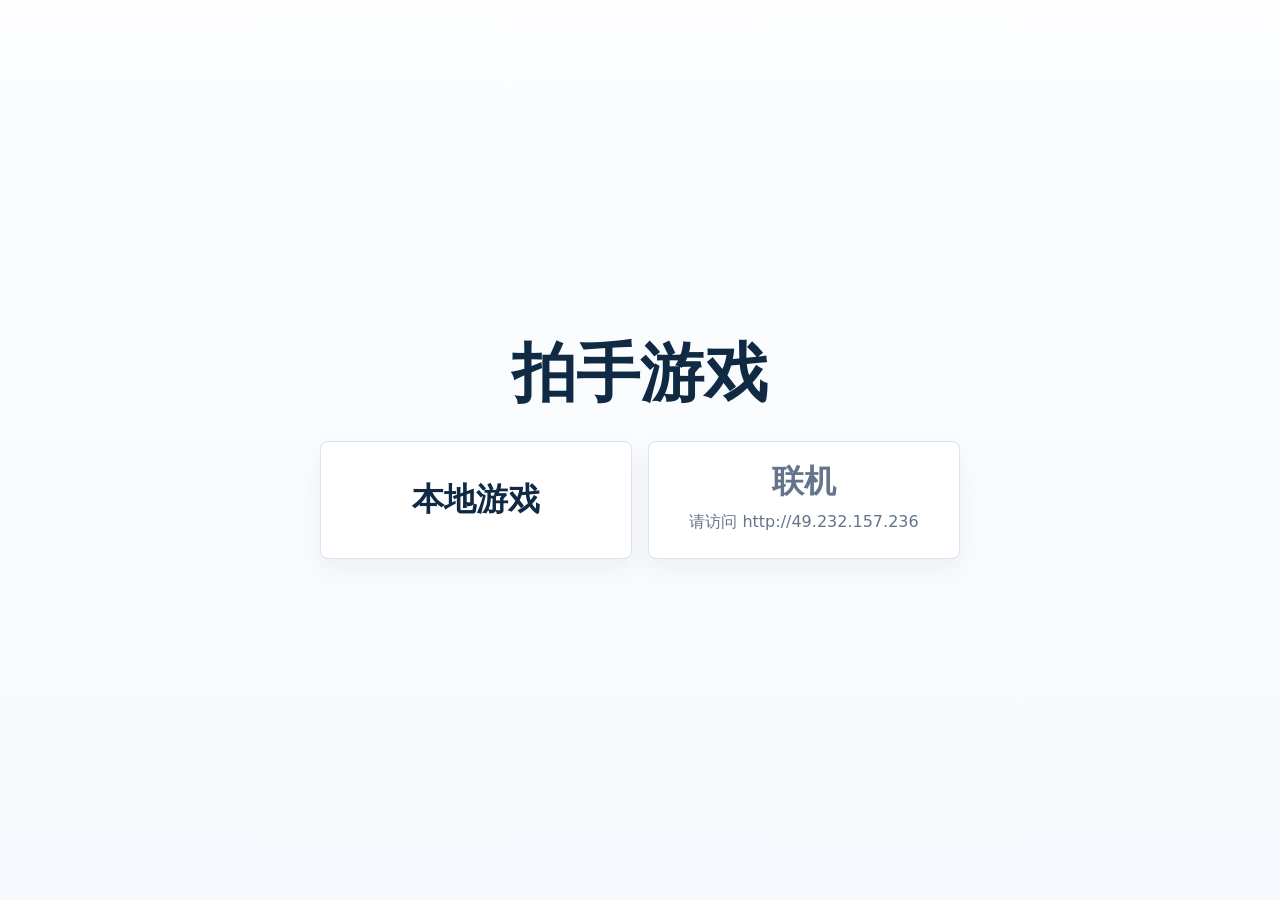
<file: index.html>
<!doctype html>
<html lang="zh-CN" data-tool-fullscreen="true">
  <head>
    <meta charset="UTF-8" />
    <meta name="viewport" content="width=device-width, initial-scale=1.0" />
    <meta name="description" content="拍手游戏：本地游玩资、掘与量子掘。" />
    <title>拍手游戏</title>
    <script type="module" crossorigin src="/assets/main-CUeBvuvm.js"></script>
    <link rel="modulepreload" crossorigin href="/assets/modulepreload-polyfill-B5Qt9EMX.js">
    <link rel="stylesheet" crossorigin href="/assets/main-BgeFEhe9.css">
  </head>
  <body>
    <div class="site-shell">
      <main class="main-content">
        <div id="root"></div>
      </main>
    </div>
  </body>
</html>
</file>
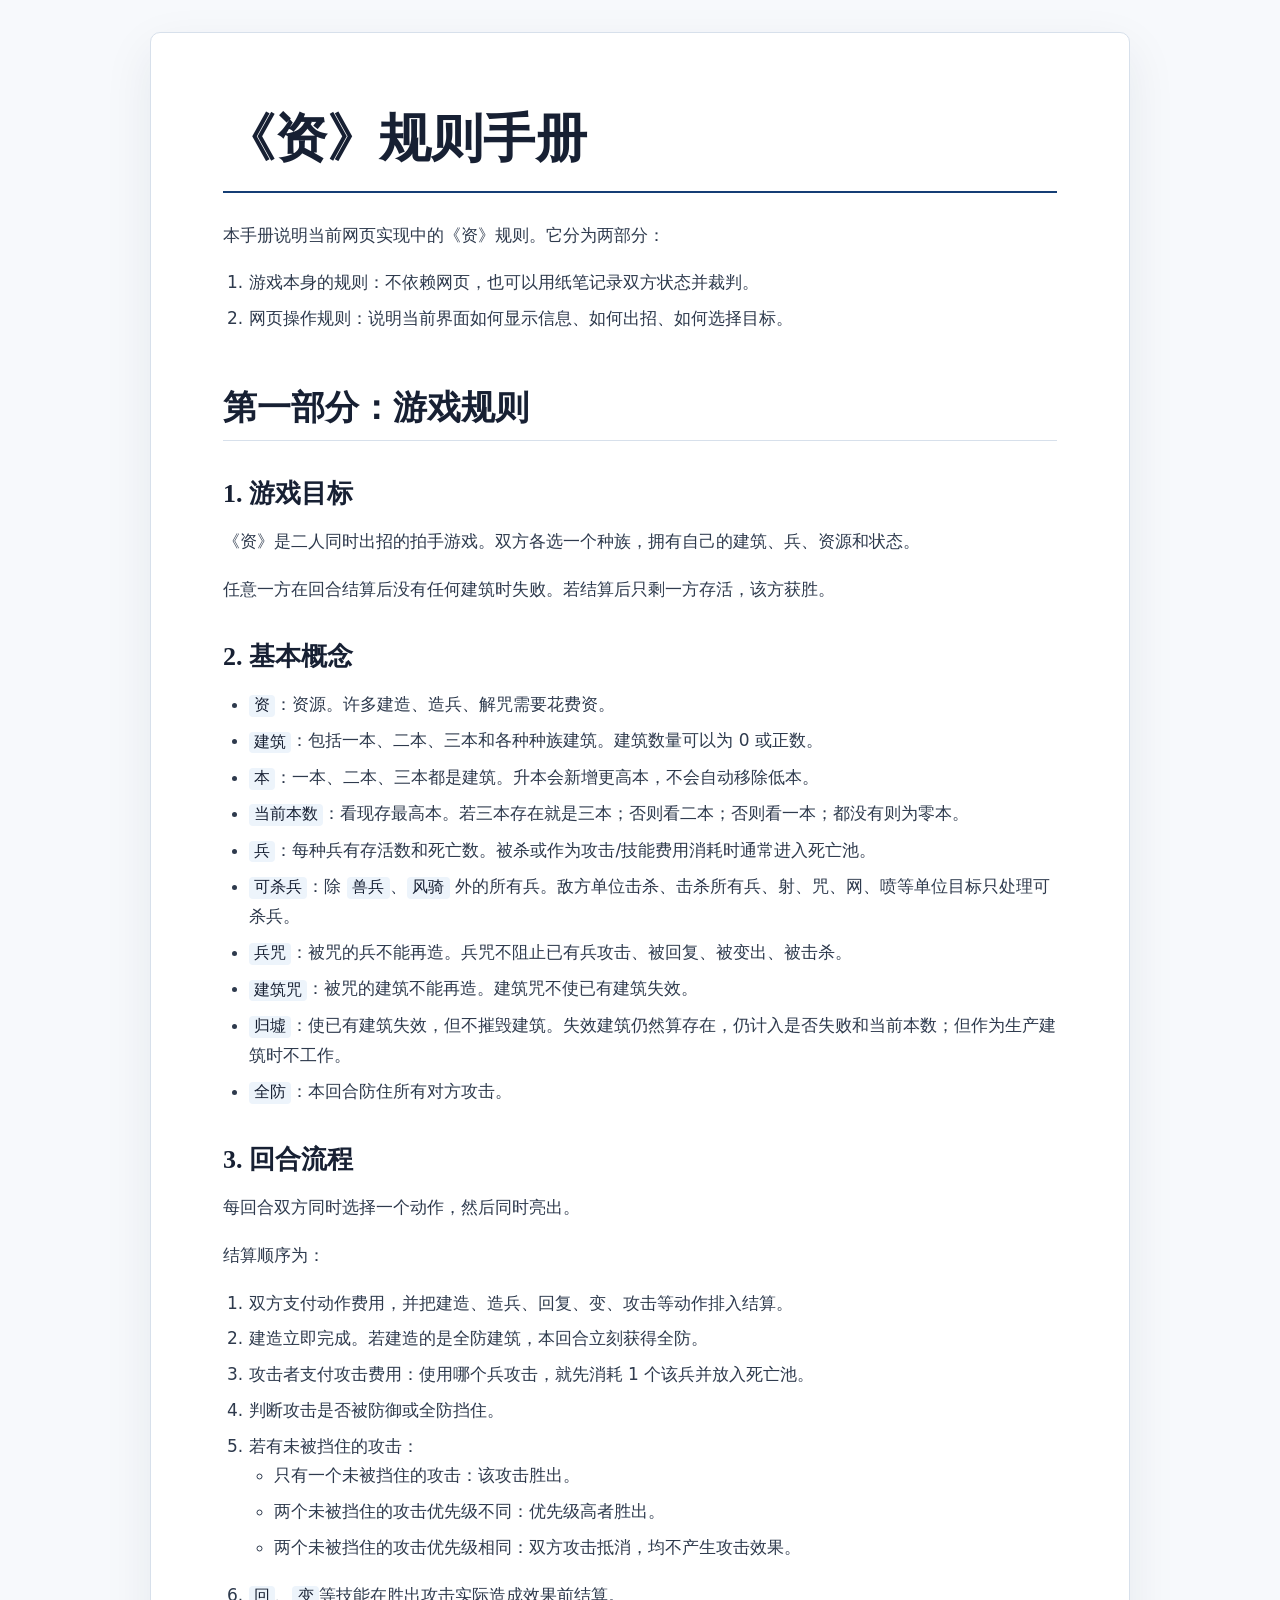
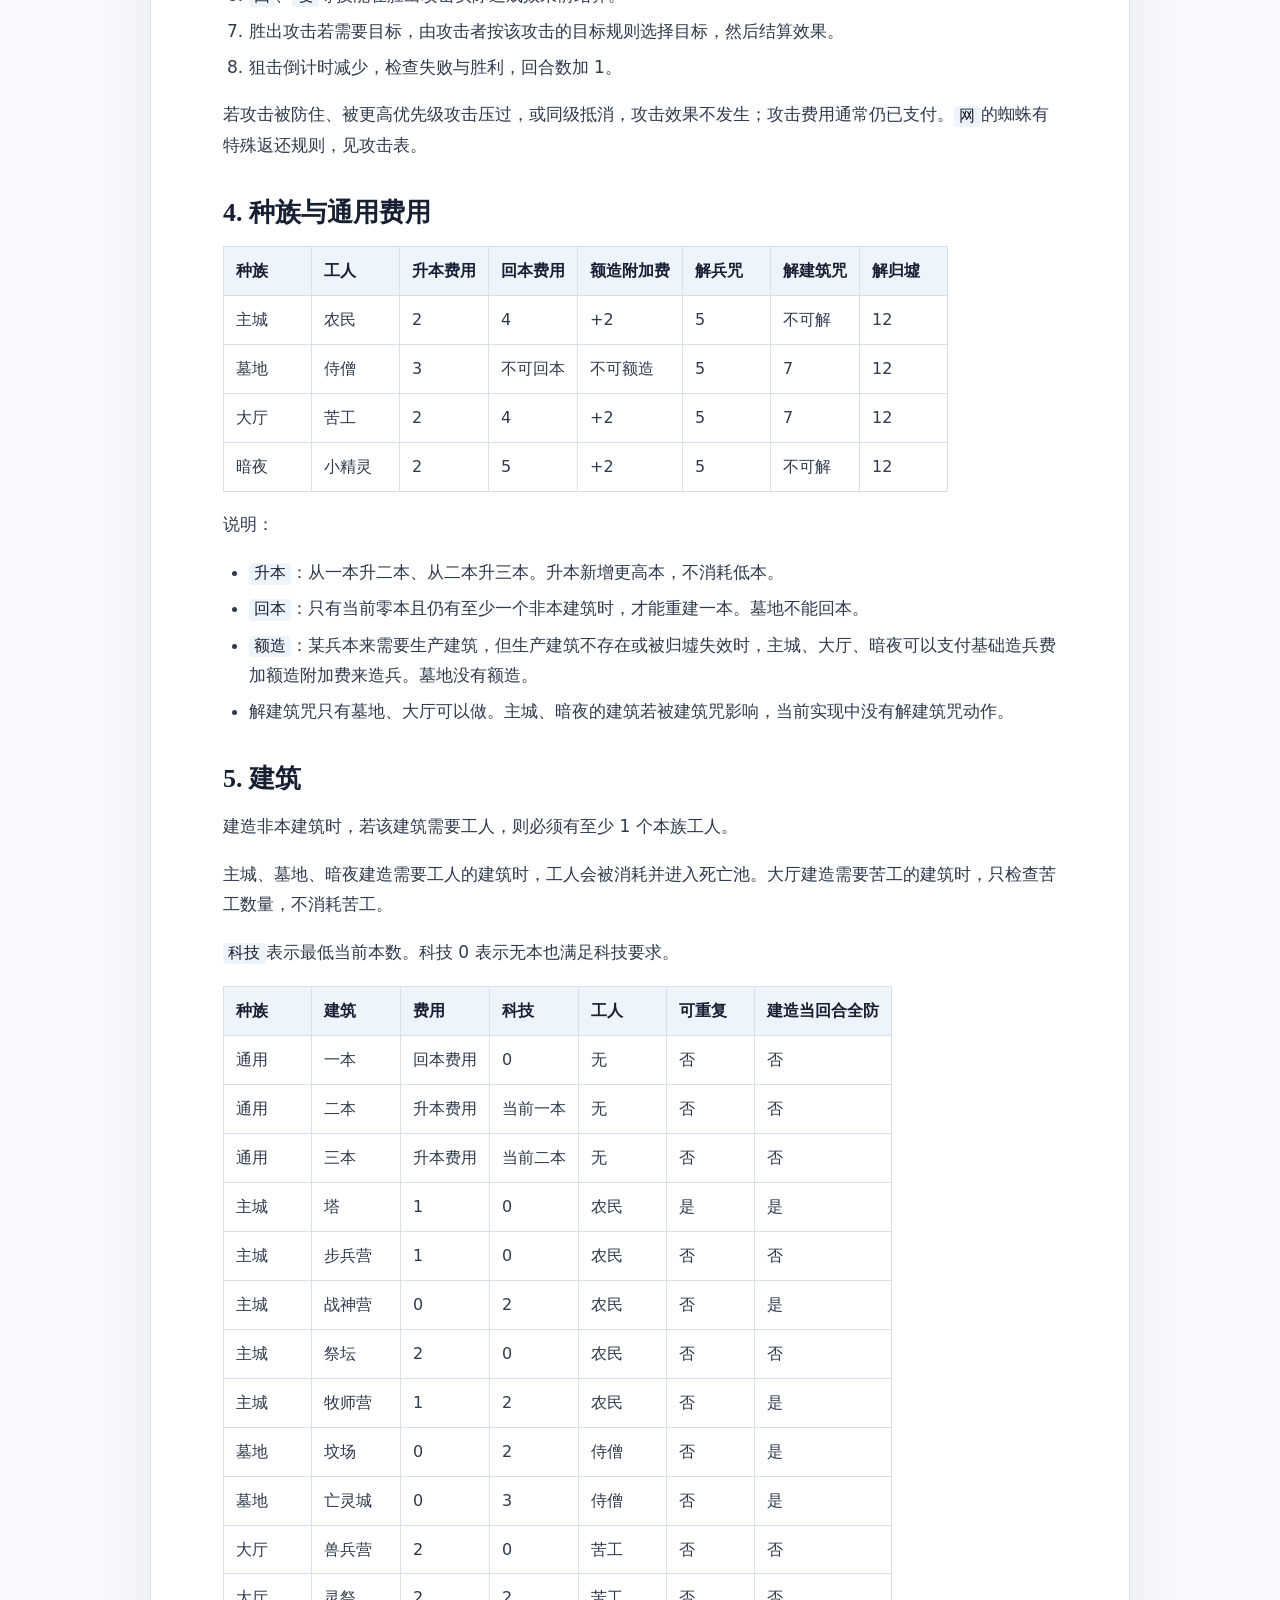
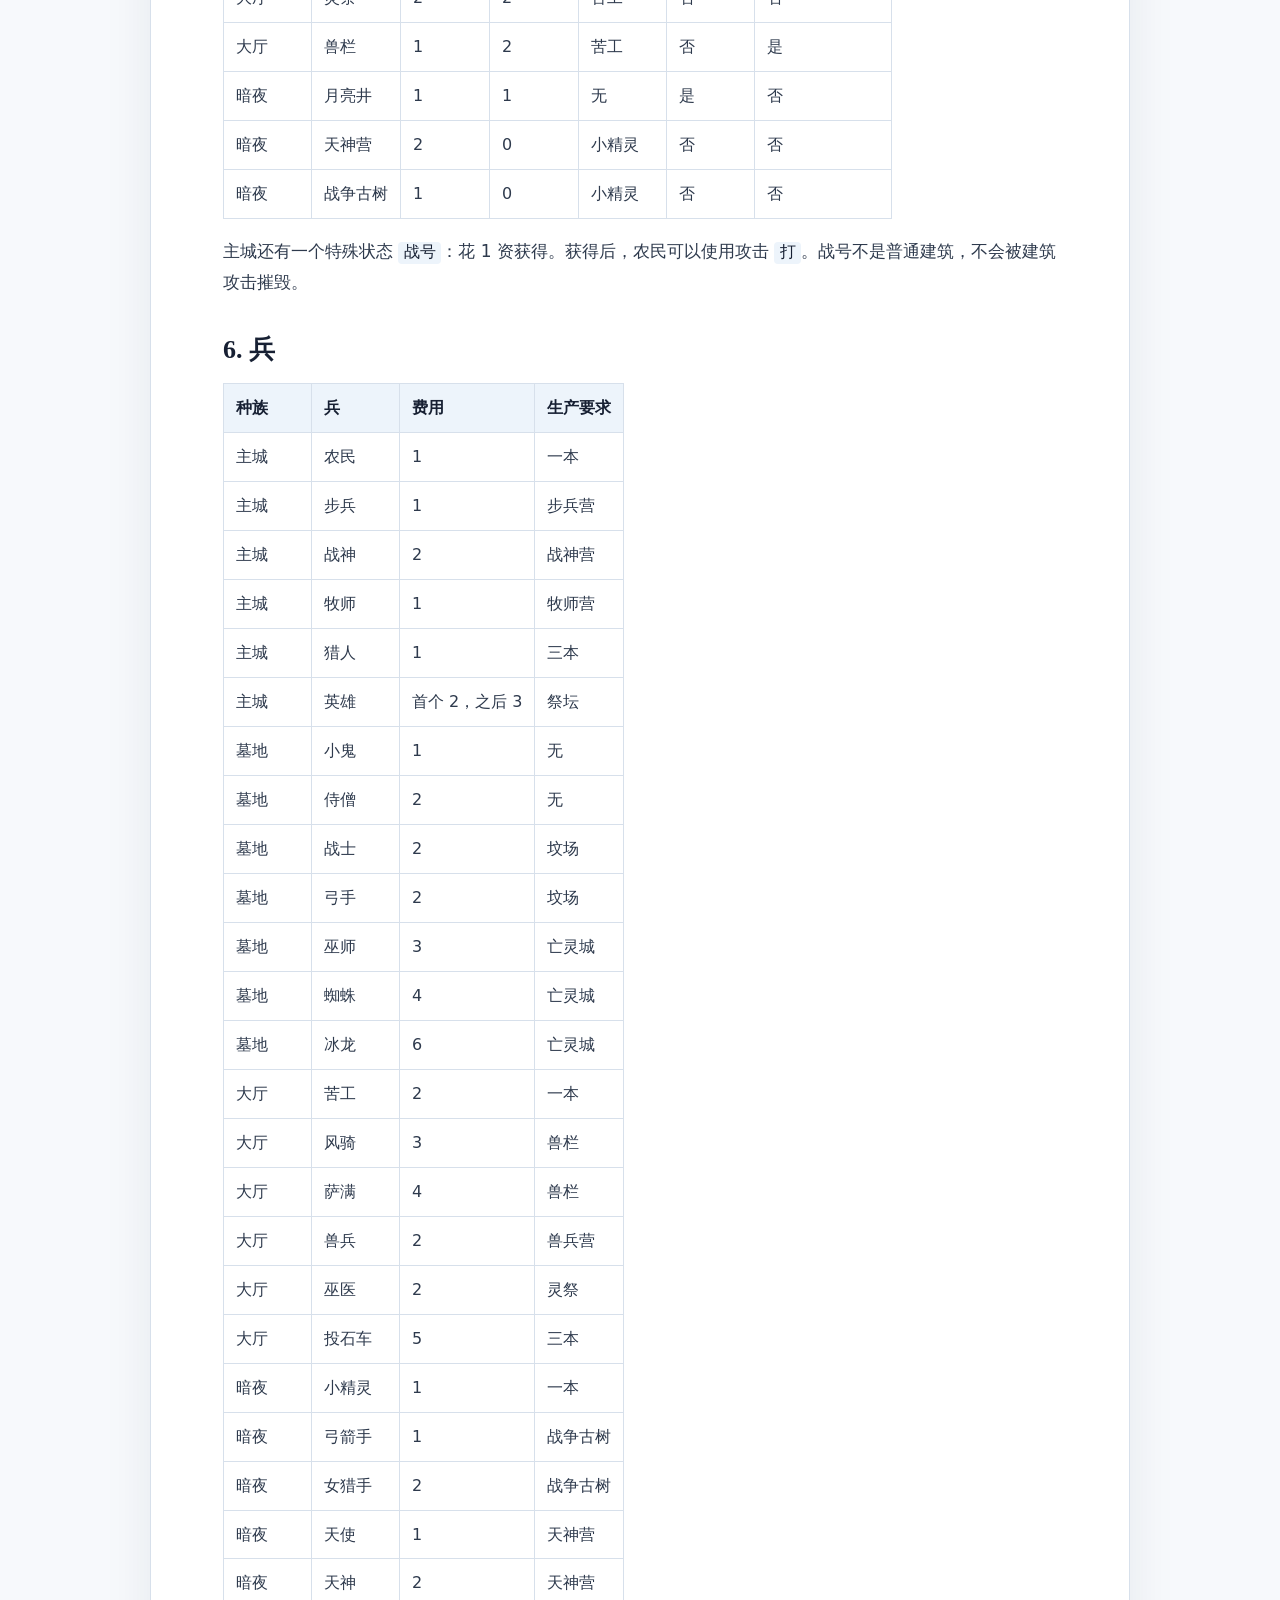
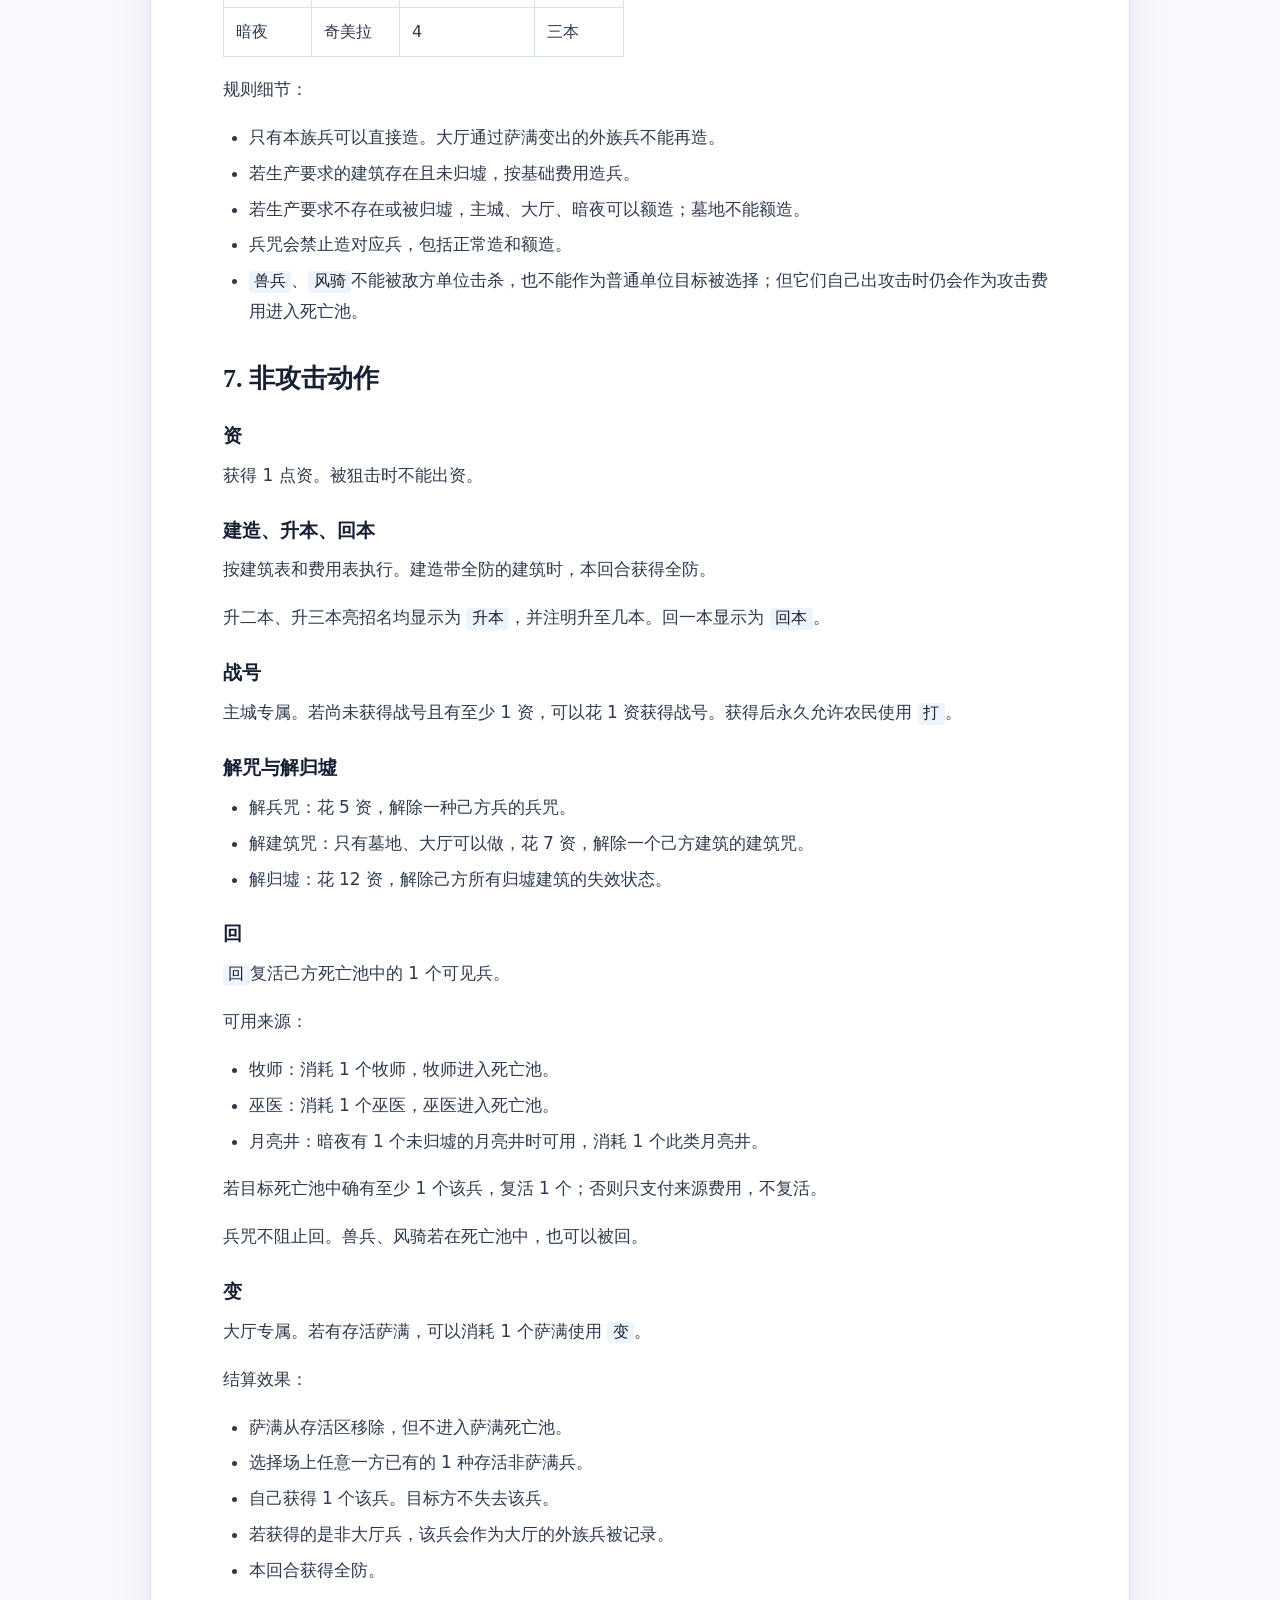
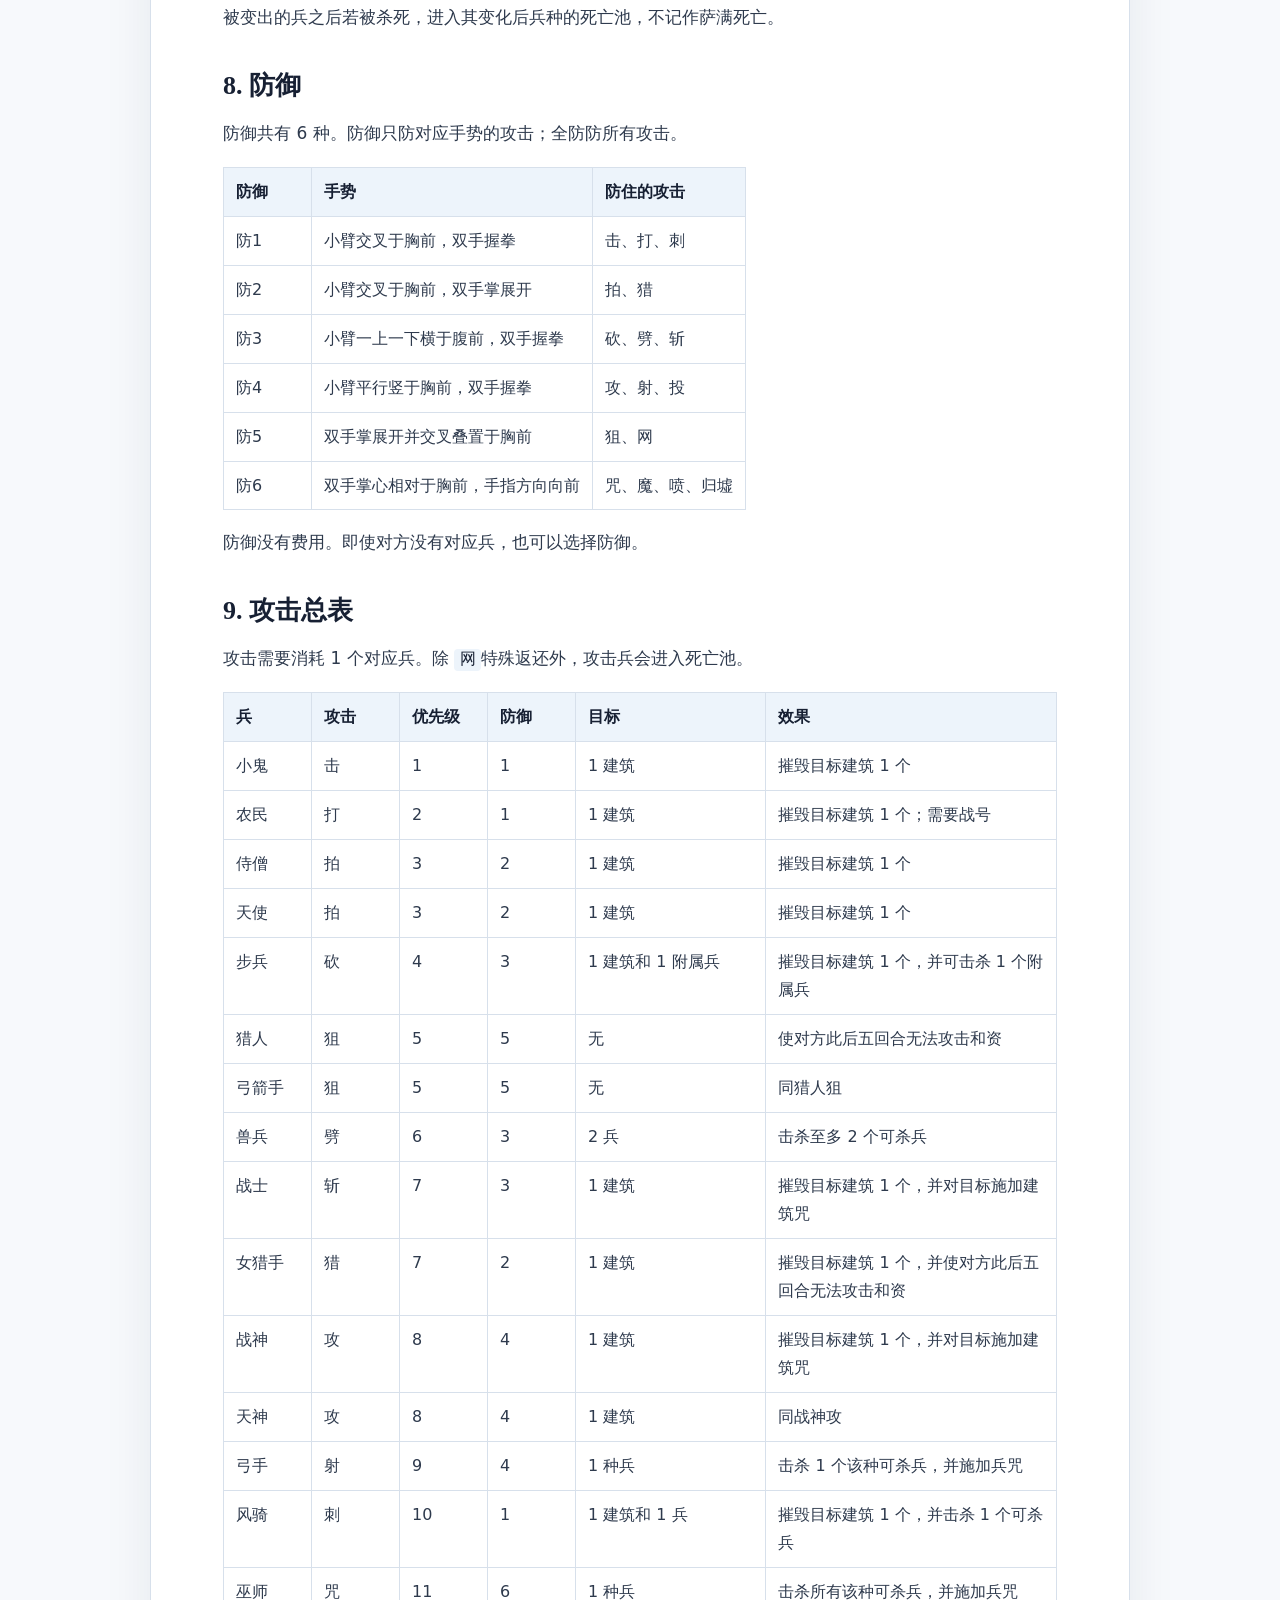
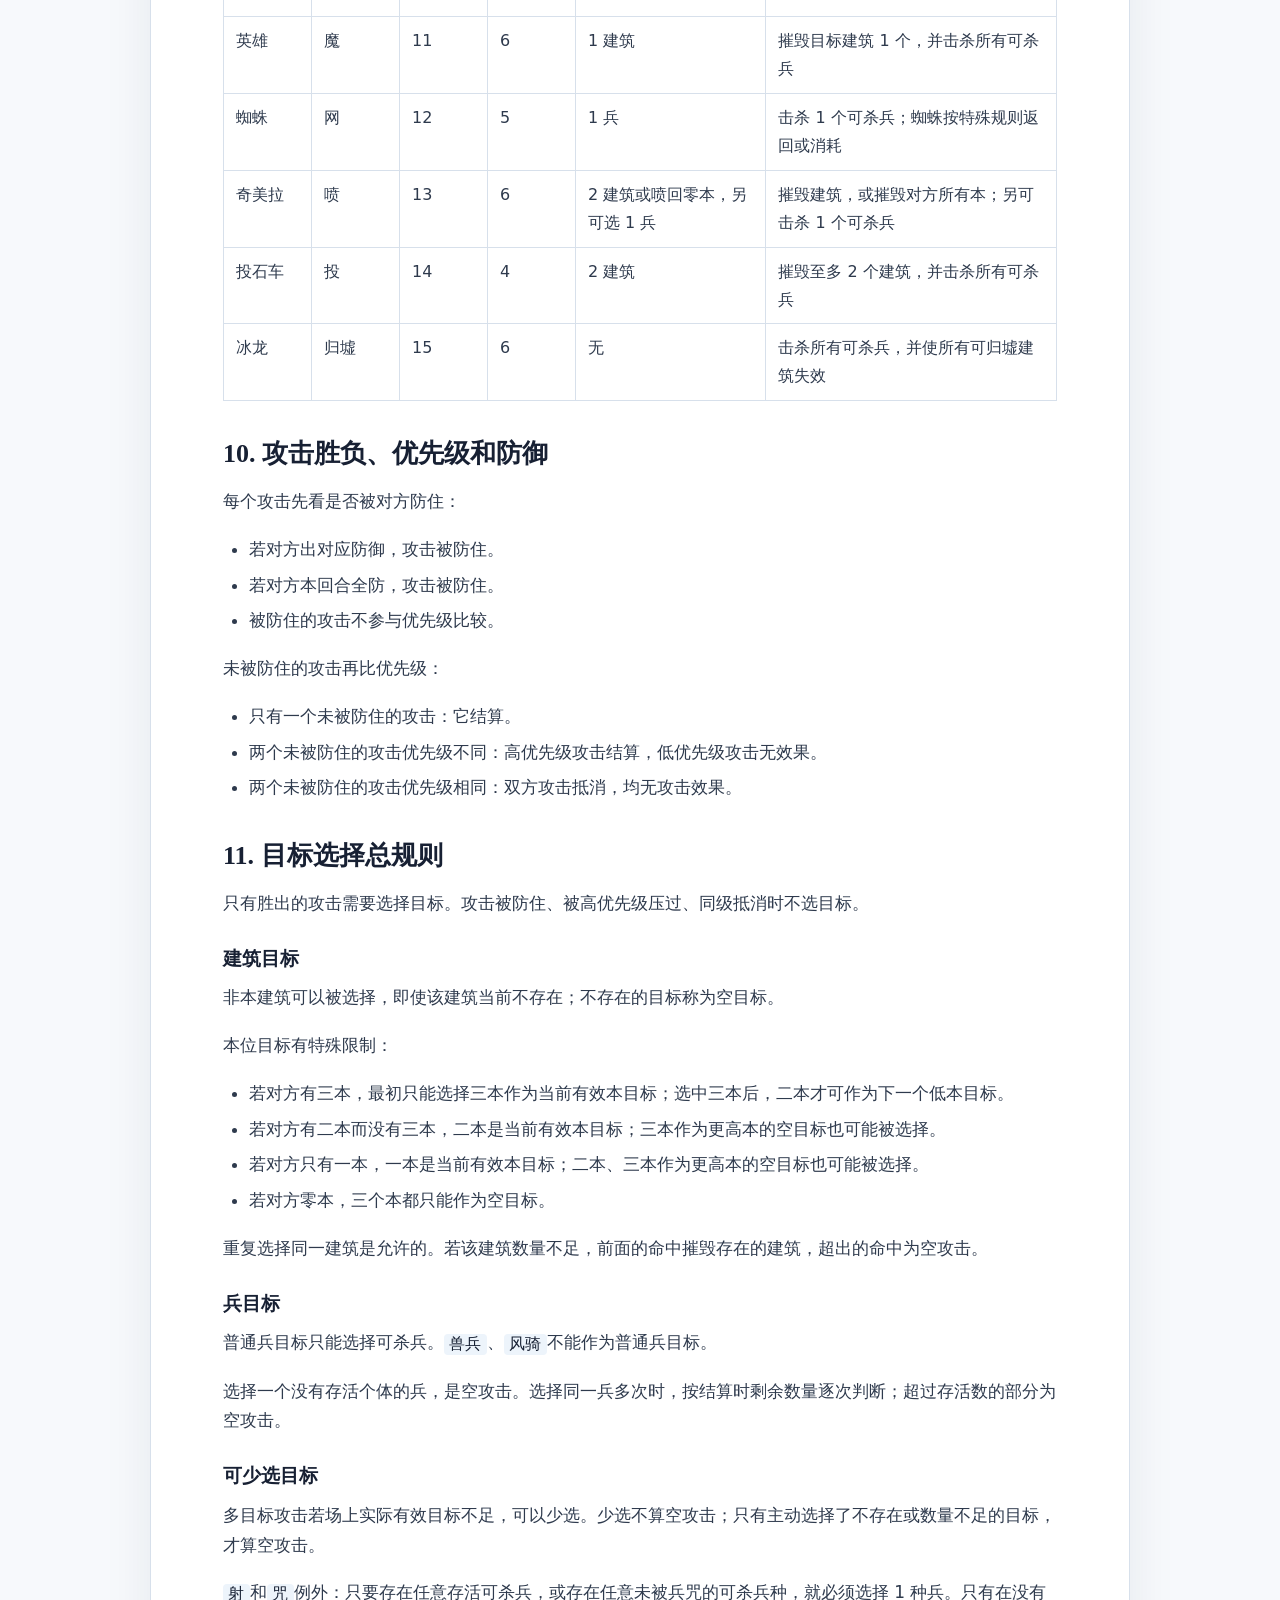
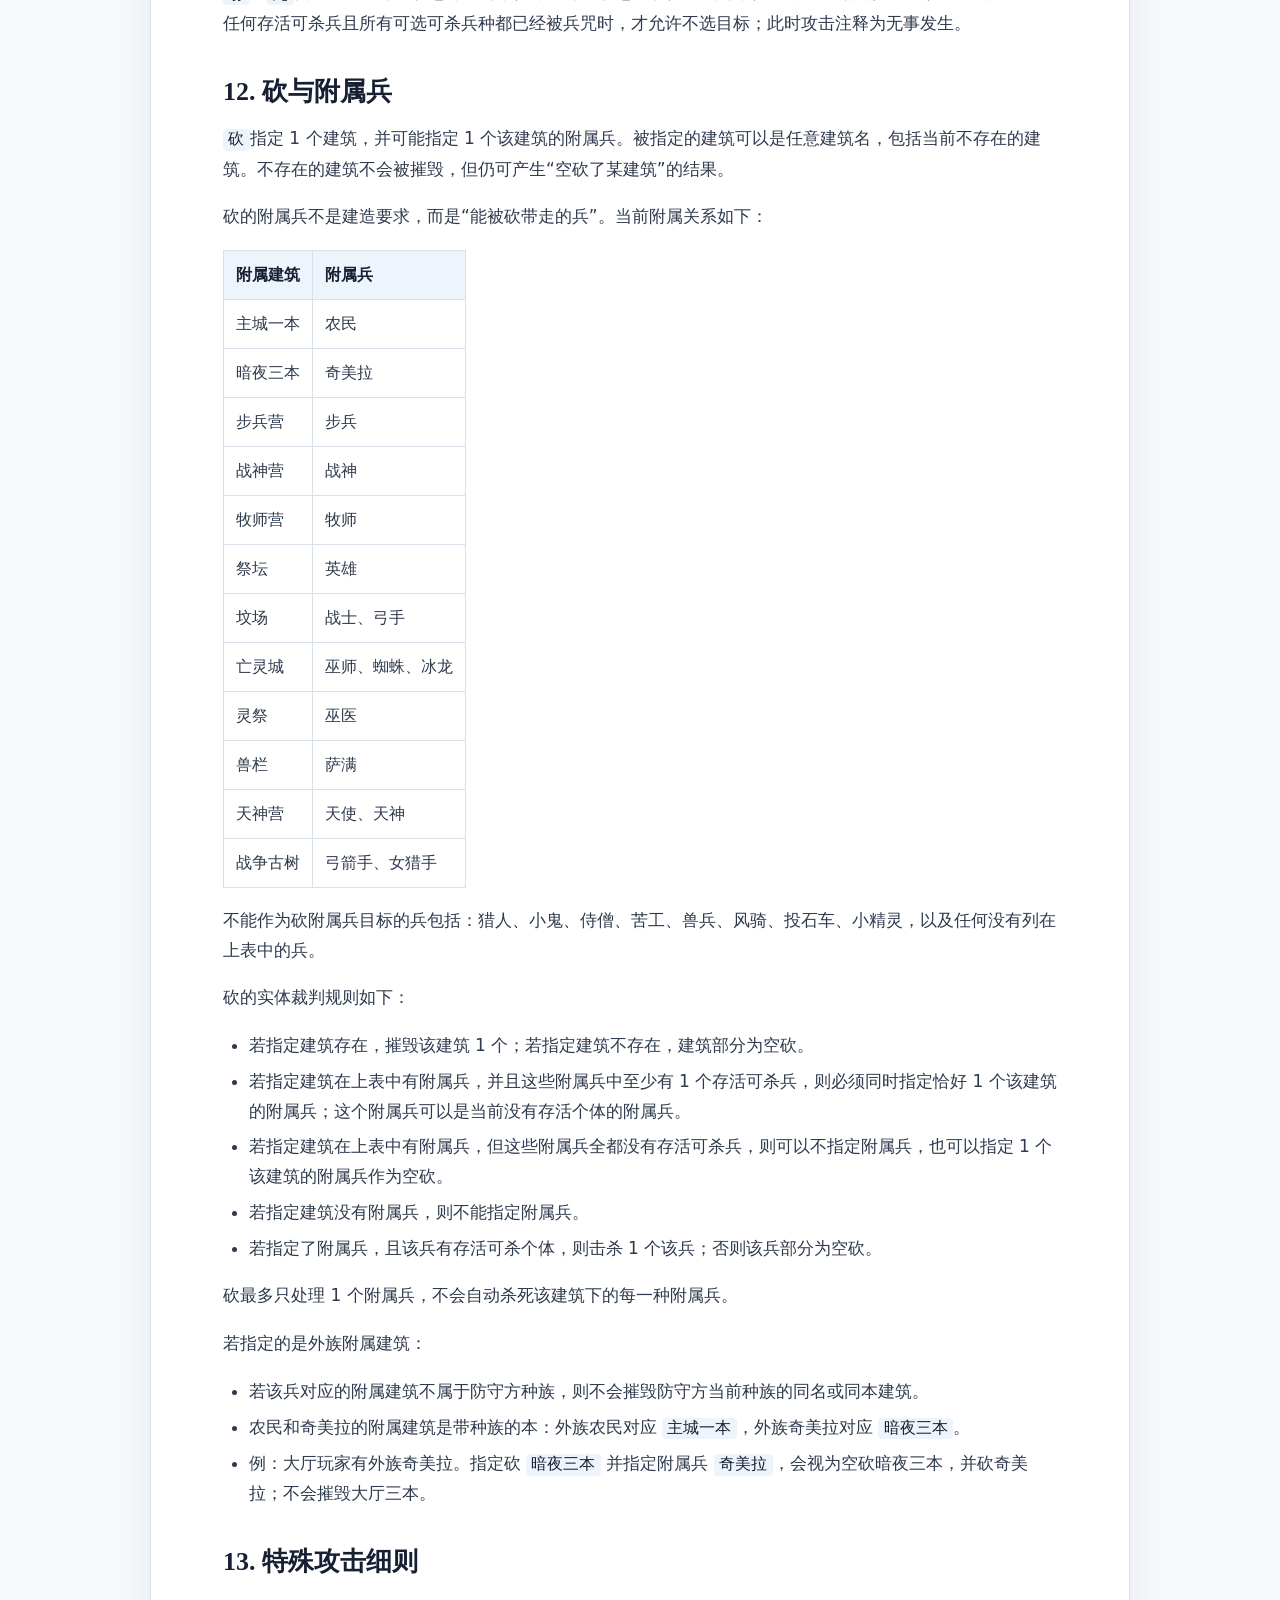
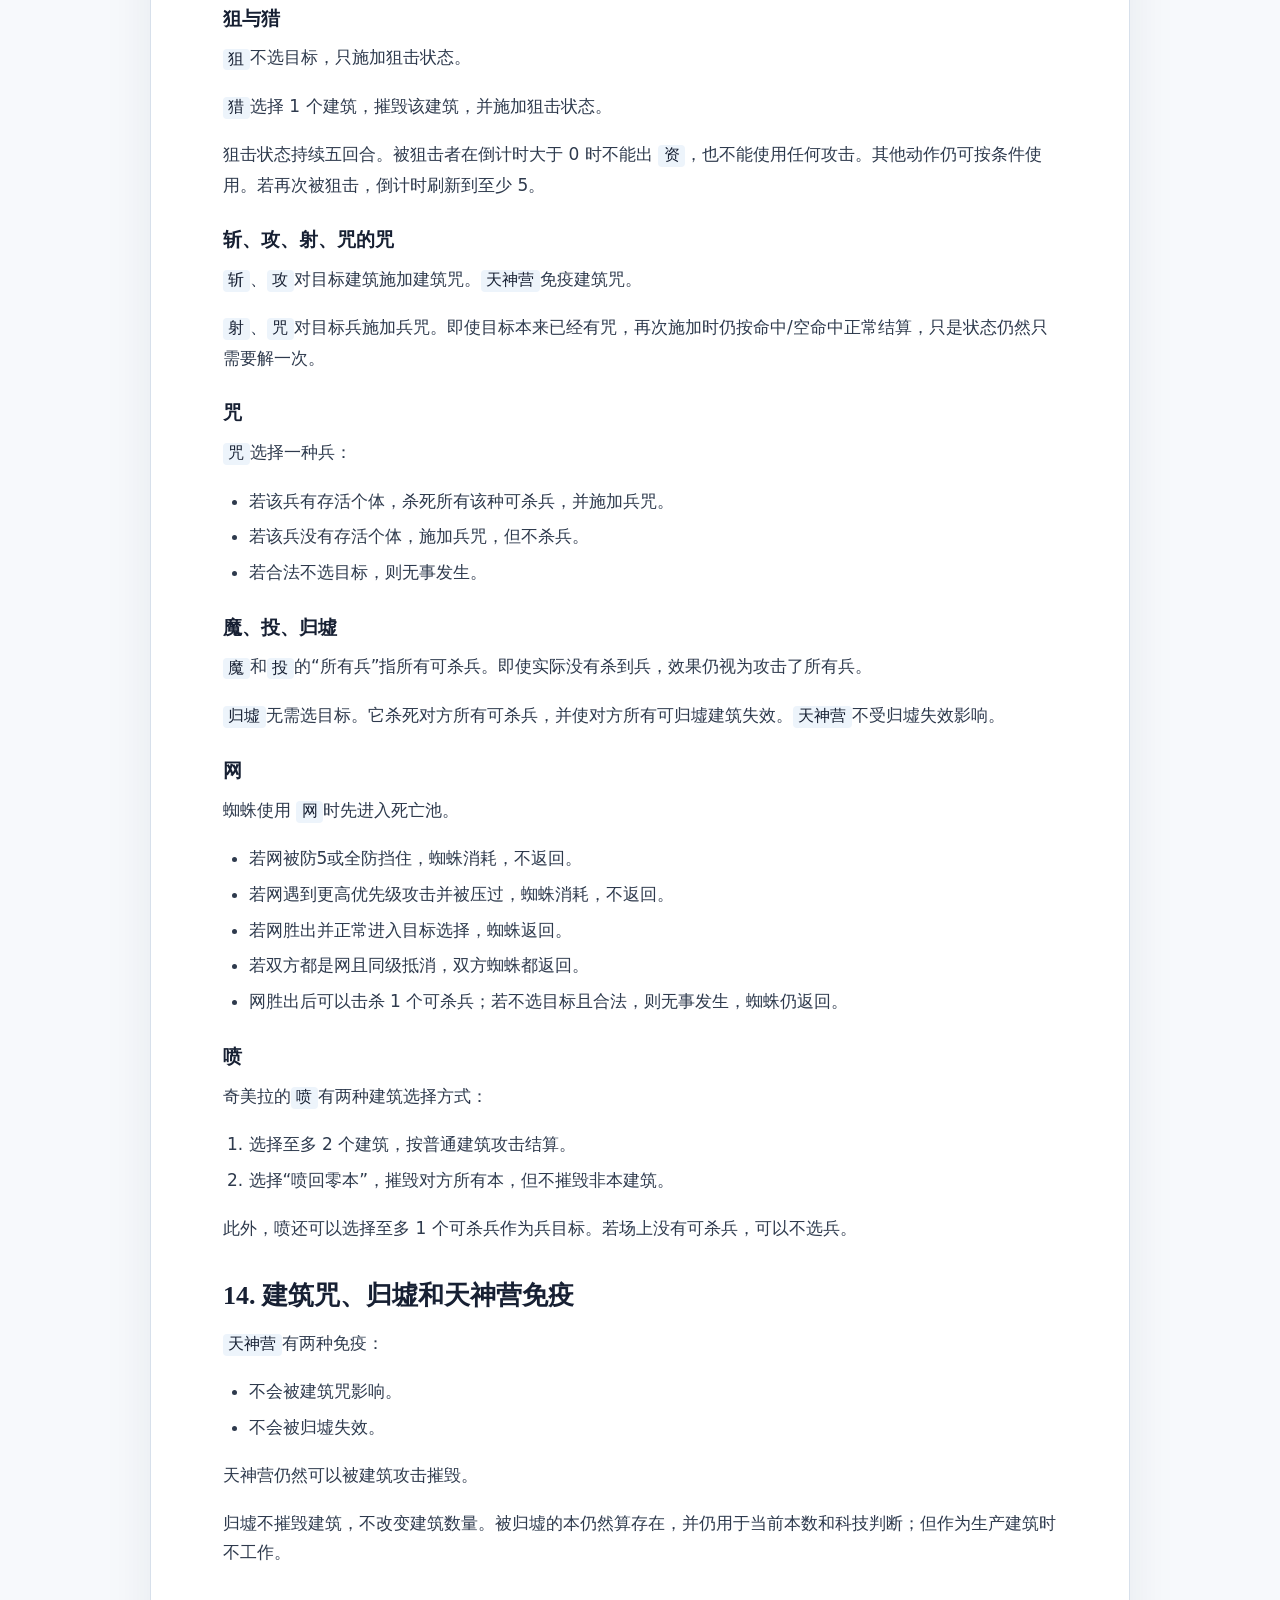
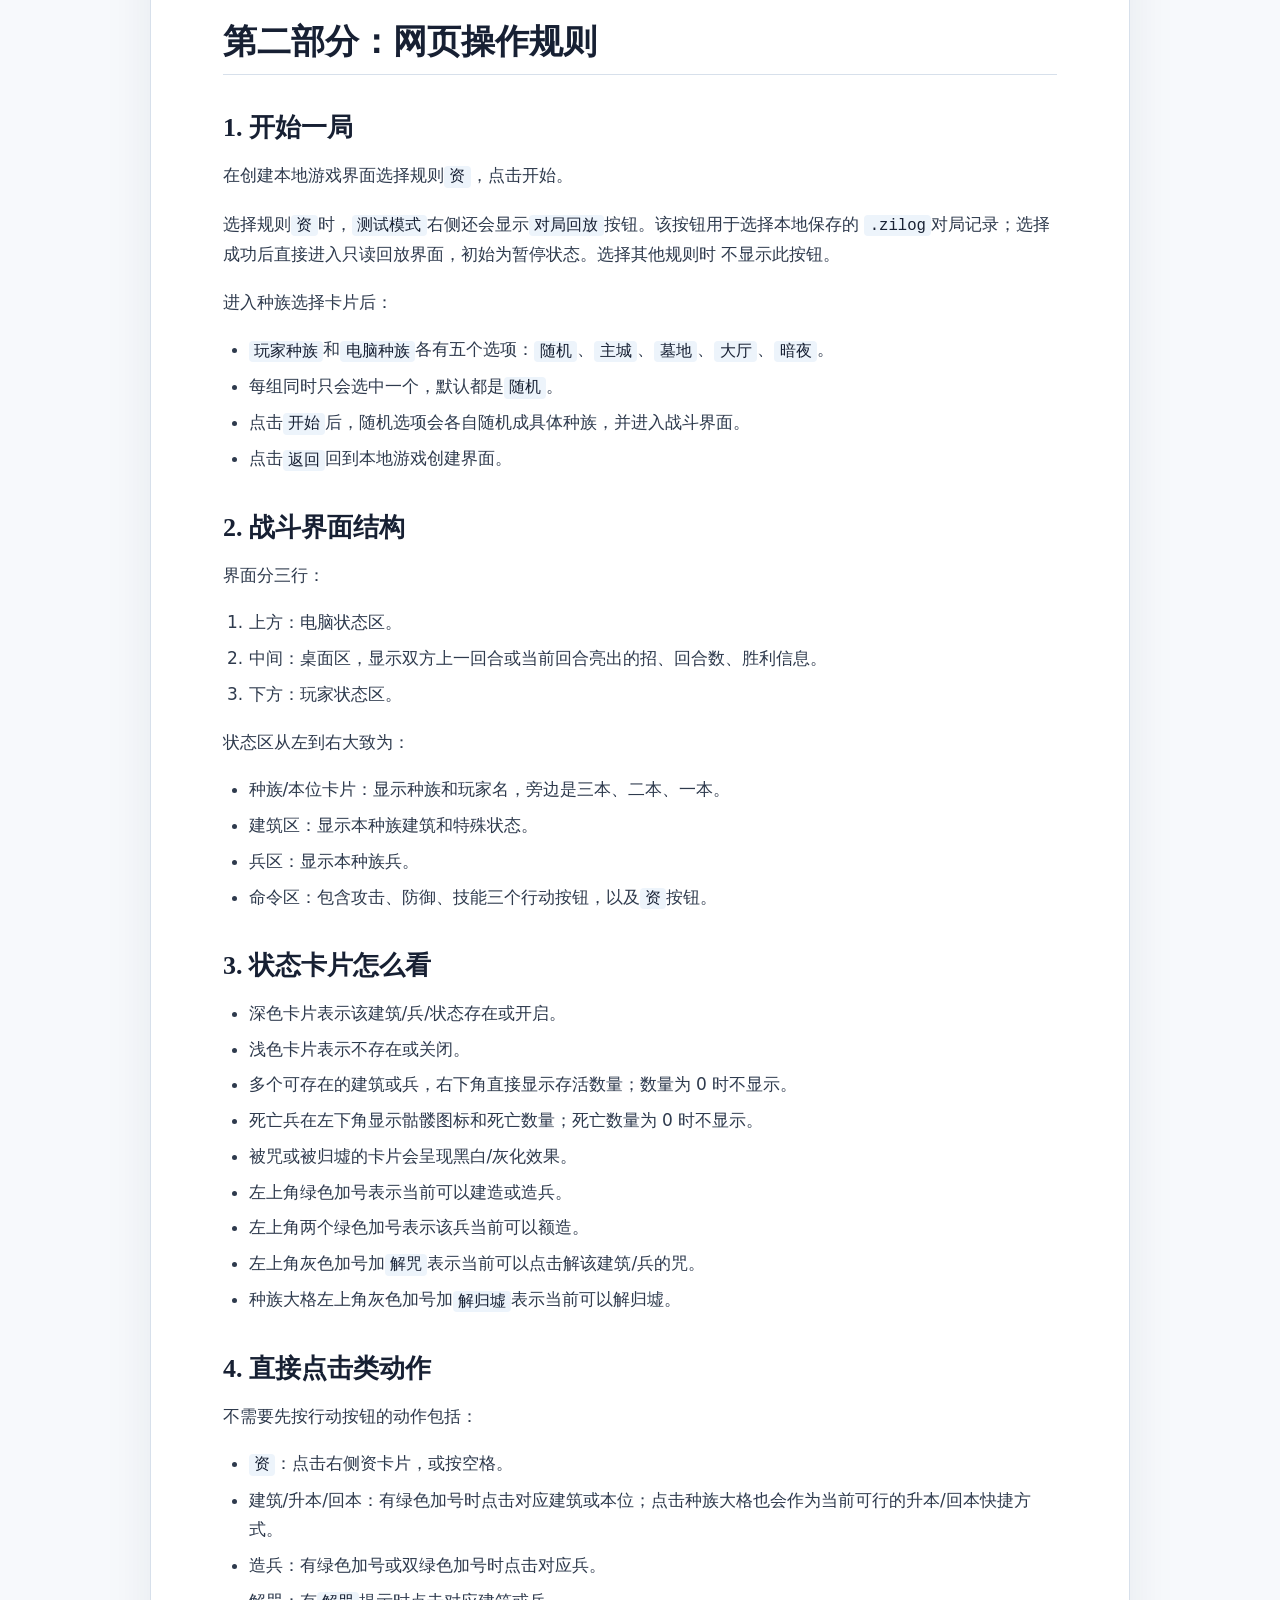
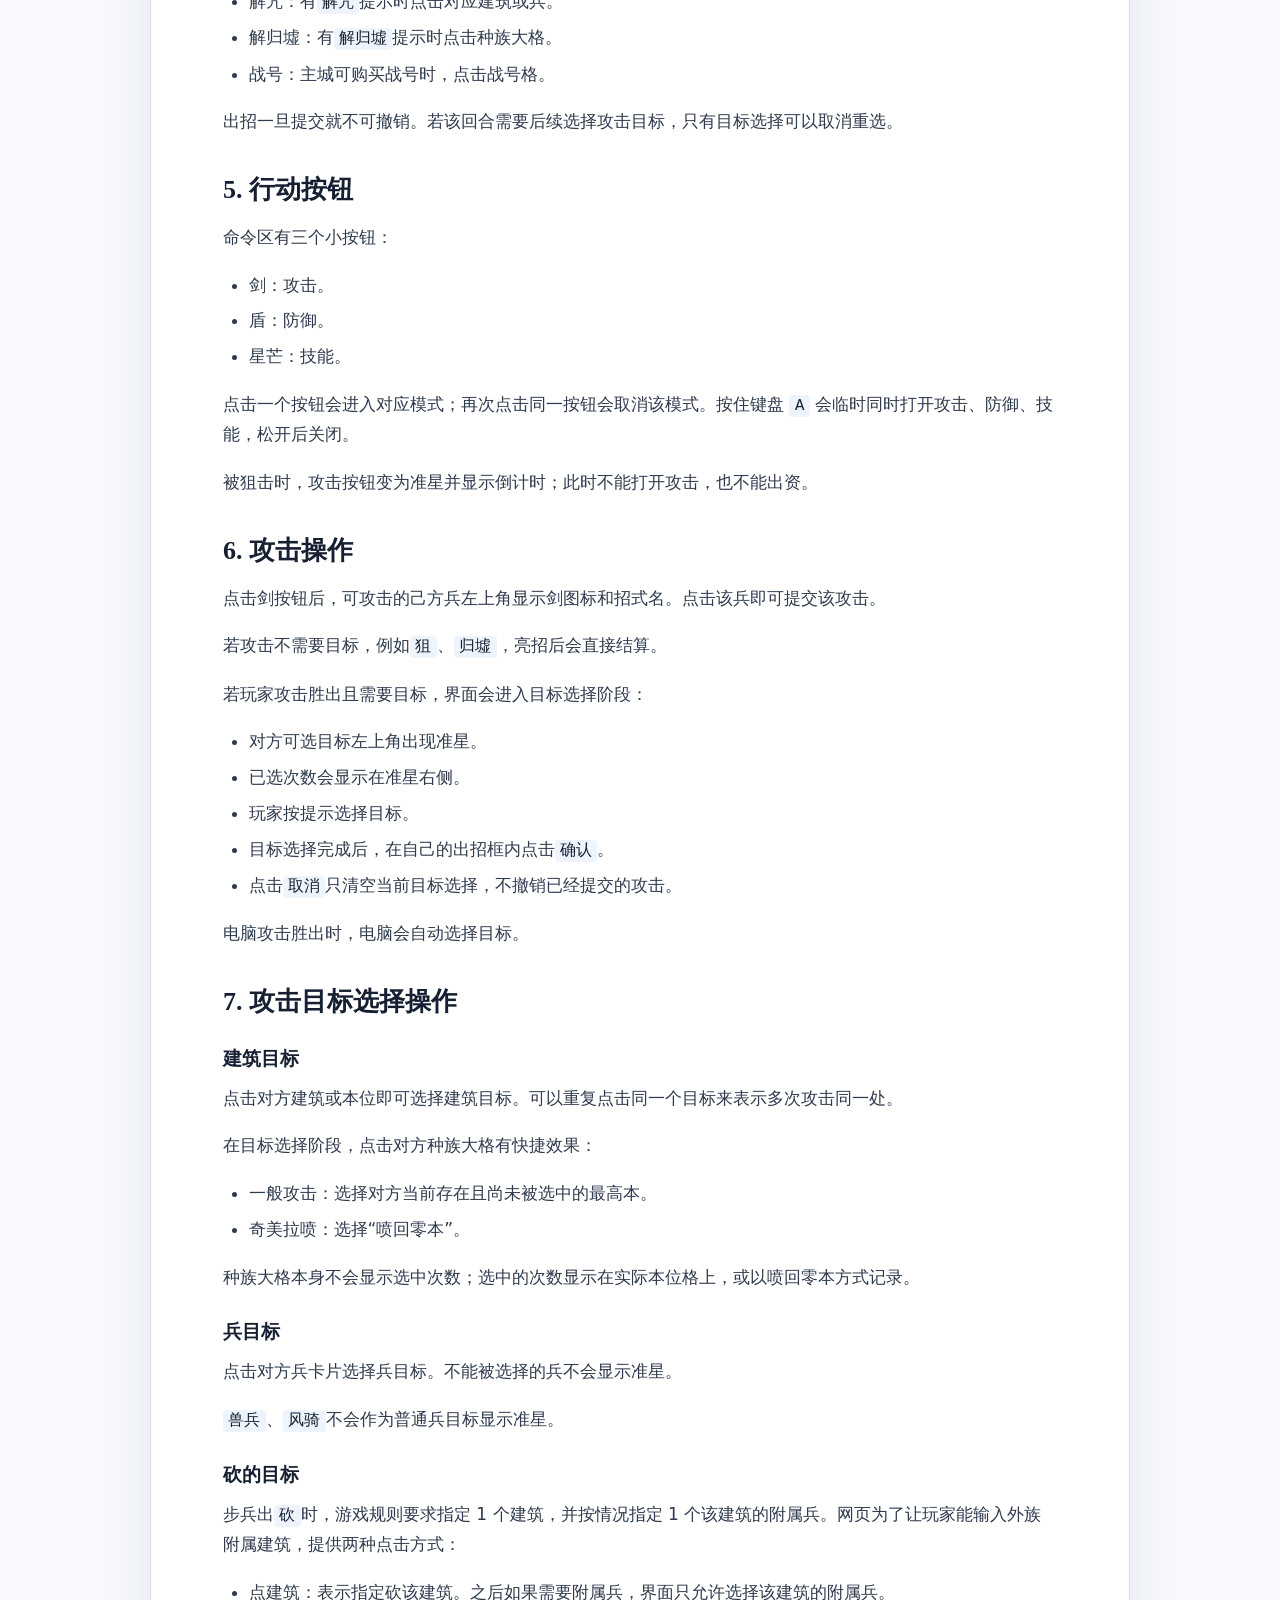
<file: zi-rules.html>
<!doctype html>
<html lang="zh-CN">
  <head>
    <meta charset="UTF-8" />
    <meta name="viewport" content="width=device-width, initial-scale=1.0" />
    <meta name="description" content="《资》游戏规则及网页操作手册。" />
    <title>《资》规则手册</title>
    <script type="module" crossorigin src="/assets/ziRules-CpcSpOL5.js"></script>
    <link rel="modulepreload" crossorigin href="/assets/modulepreload-polyfill-B5Qt9EMX.js">
    <link rel="stylesheet" crossorigin href="/assets/ziRules-Xb9KtqHA.css">
  </head>
  <body>
    <main id="zi-rules" class="zi-rules-page" aria-label="《资》规则手册"></main>
  </body>
</html>
</file>
<file: assets/main-BgeFEhe9.css>
.clap-app{--clap-bg: #f6f9fd;--clap-surface: #ffffff;--clap-surface-soft: #eef5fb;--clap-line: #d7e3ef;--clap-line-strong: #b8c9db;--clap-ink: #102a43;--clap-text: #2e3a4d;--clap-muted: #64758b;--clap-blue: #153e75;--clap-blue-soft: #1d4e89;--clap-green: #2f6f5e;--clap-red: #b44242;--clap-amber: #8a6f2a;--clap-badge-green: #49b887;--clap-badge-red: #d95b5b;--clap-badge-blue: #259ec3;position:fixed;inset:0;width:100vw;height:100vh;height:100dvh;display:grid;grid-template-rows:minmax(0,1fr);color:var(--clap-text);background:linear-gradient(180deg,#ffffffb8,#f6f9fdf5),var(--clap-bg);overflow:hidden}.clap-online-entry,.clap-online-room{width:min(680px,calc(100vw - 32px))}.clap-online-status,.clap-online-copy-result,.clap-online-spectators{margin:0;color:var(--clap-muted)}.clap-online-field input{width:min(320px,100%);min-height:42px;padding:8px 12px;border:1px solid var(--clap-line);border-radius:8px;color:var(--clap-ink);background:var(--clap-surface)}.clap-online-field input:focus-visible{outline:2px solid rgba(29,78,137,.24);outline-offset:2px;border-color:var(--clap-blue-soft)}.clap-online-code-input,.clap-online-room-code{font-family:ui-monospace,Cascadia Mono,SFMono-Regular,Consolas,monospace;letter-spacing:.12em}.clap-online-code-input::placeholder{letter-spacing:0}.clap-online-actions{flex-wrap:wrap}.clap-online-actions button:disabled{cursor:wait;opacity:.58}.clap-online-feedback{width:min(520px,100%);height:34px;display:grid;place-items:start center;overflow:hidden}.clap-online-feedback p{max-width:100%;margin:0;overflow:hidden;font-size:14px;font-weight:700;line-height:1.2;text-align:center;overflow-wrap:anywhere;display:-webkit-box;-webkit-box-orient:vertical;-webkit-line-clamp:2}.clap-online-feedback .status{color:var(--clap-muted)}.clap-online-feedback .error{color:var(--clap-red)}.clap-online-room-heading,.clap-online-room-code-row,.clap-online-share-actions,.clap-online-seats{display:flex;align-items:center;gap:12px}.clap-online-room-heading{width:min(660px,100%);justify-content:center}.clap-online-room-code-row{justify-content:center}.clap-online-room-heading h2,.clap-online-room-heading span,.clap-online-seat span,.clap-online-seat strong,.clap-online-seat small,.clap-online-seat em,.clap-online-race-commit h3,.clap-online-early-result strong,.clap-online-early-result span{margin:0}.clap-online-eyebrow{display:block;color:var(--clap-muted);font-size:12px}.clap-online-room-code{margin-top:2px!important}.clap-entry-panel.setup.clap-online-room{width:min(780px,100%);min-height:0;gap:16px;align-content:start;padding:26px}.clap-online-leave{position:absolute;top:18px;right:18px;min-height:36px;padding:6px 12px}.clap-online-connection{padding:5px 9px;border:1px solid var(--clap-line);border-radius:999px;color:var(--clap-muted);font-size:12px}.clap-online-connection.connected{border-color:#2f6f5e59;color:var(--clap-green);background:#49b88717}.clap-online-share-actions{justify-content:center;flex-wrap:wrap}.clap-online-seats{width:min(660px,100%);align-items:stretch}.clap-online-seat{min-width:0;flex:1 1 0;display:grid;gap:5px;padding:14px;border:1px solid var(--clap-line);border-radius:8px;background:var(--clap-surface-soft)}.clap-online-seat>span,.clap-online-seat>small{color:var(--clap-muted);font-size:12px}.clap-online-seat>strong{overflow:hidden;color:var(--clap-ink);text-overflow:ellipsis;white-space:nowrap}.clap-online-seat>em{color:var(--clap-blue-soft);font-size:13px;font-style:normal}.clap-online-seat.empty{border-style:dashed;background:transparent}.clap-online-race-commit,.clap-online-early-result{display:grid;gap:12px;padding:14px;border:1px solid var(--clap-line);border-radius:8px;background:var(--clap-surface-soft)}.clap-online-race-commit h3{font-size:15px}.clap-online-race-commit{width:min(520px,100%);gap:10px;padding:12px}.clap-online-ready-button{justify-self:center;min-width:min(220px,100%)}.clap-online-early-result span{color:var(--clap-muted)}.clap-online-game-error{position:fixed;z-index:31;right:14px;bottom:14px;max-width:min(420px,calc(100vw - 28px));padding:10px 13px;border:1px solid rgba(180,66,66,.3);border-radius:8px;color:var(--clap-red);background:#fffffff5;box-shadow:0 8px 22px #102a431f}@media(max-width:700px){.clap-online-entry,.clap-online-room{width:calc(100vw - 20px)}.clap-online-seats{flex-direction:column}.clap-entry-panel.setup.clap-online-room{gap:13px;padding:54px 14px 16px}.clap-online-leave{top:12px;right:12px}.clap-online-room-code-row{flex-wrap:wrap;gap:7px}}html[data-tool-fullscreen=true] .main-content{position:fixed;inset:0;width:100vw;height:100vh;height:100dvh}.clap-app button,.clap-app input{font:inherit}.clap-app *,.clap-app *:before,.clap-app *:after{box-sizing:border-box}.clap-entry-panel h2,.clap-entry-panel h3,.clap-player h2,.clap-player p,.clap-round-card h2,.clap-round-card p,.clap-move-group h3,.clap-log p{margin:0}.clap-ghost-button,.clap-main-button,.clap-primary-card,.clap-segment button,.clap-move-button,.clap-settings-trigger,.clap-settings-tabs button{border:1px solid var(--clap-line);border-radius:8px;background:var(--clap-surface);color:var(--clap-ink);cursor:pointer;transition:background-color .15s ease,border-color .15s ease,color .15s ease,transform .15s ease}.clap-ghost-button{justify-self:start;min-height:36px;padding:6px 13px}.clap-ghost-button:hover,.clap-segment button:hover,.clap-move-button:hover{border-color:var(--clap-line-strong);background:var(--clap-surface-soft)}.clap-main-button{min-height:42px;padding:8px 18px;border-color:var(--clap-blue);background:var(--clap-blue);color:#fff}.clap-main-button:hover{border-color:var(--clap-blue-soft);background:var(--clap-blue-soft)}.clap-settings-trigger{width:46px;height:46px;min-height:46px;display:grid;place-items:center;padding:0;border-color:var(--clap-blue);background:var(--clap-blue);box-shadow:0 8px 20px #102a4314}.clap-return-icon{width:24px;height:24px;display:block}.clap-settings-trigger[hidden]{display:none}.clap-settings-trigger:hover{border-color:var(--clap-blue-soft);background:var(--clap-blue-soft)}.clap-settings-tabs button:hover{border-color:var(--clap-line-strong);background:var(--clap-surface-soft)}.clap-settings-icon{width:23px;height:23px;display:block}.clap-settings-backdrop{position:fixed;z-index:40;inset:0;background:#102a431f}.clap-settings-panel{position:fixed;top:var(--clap-settings-top, 58px);right:max(14px,var(--clap-settings-right, 14px));width:min(520px,calc(100vw - 28px));max-height:calc(100vh - var(--clap-settings-top, 58px) - 14px);max-height:calc(100dvh - var(--clap-settings-top, 58px) - 14px);display:grid;gap:14px;padding:18px;border:1px solid var(--clap-line);border-radius:8px;background:#fffffffa;box-shadow:0 24px 60px #102a432e;overflow:auto}.clap-settings-head{display:flex;align-items:center;justify-content:space-between;gap:12px}.clap-settings-head h2,.clap-settings-card h3,.clap-settings-card p{margin:0}.clap-settings-head h2{color:var(--clap-ink);font:700 28px/1.1 "Source Sans 3",Segoe UI,sans-serif}.clap-settings-tabs{display:flex;flex-wrap:wrap;gap:8px}.clap-zi-stage{min-height:0;height:100%;display:grid;grid-template-rows:minmax(0,3fr) minmax(0,4fr) minmax(0,3fr);gap:0;padding:0;background:var(--clap-bg);overflow:hidden}.clap-app.zi-battle{place-items:center;background:#e8f0f8}.clap-app.zi-battle .clap-zi-stage{width:100%;height:100%;box-shadow:0 0 0 1px #153e7538,0 0 30px #102a4329}@media(max-aspect-ratio:8/5){.clap-app.zi-battle .clap-zi-stage{width:100%;height:auto;aspect-ratio:8 / 5}}@media(min-aspect-ratio:2/1){.clap-app.zi-battle .clap-zi-stage{width:auto;height:100%;aspect-ratio:2 / 1}}.clap-zi-zone{min-width:0;min-height:0;background:#ffffffeb}.clap-zi-enemy-zone{display:grid;align-items:stretch;padding:12px clamp(12px,2vw,22px);border-bottom:1px solid var(--clap-line)}.clap-zi-table-area{min-width:0;min-height:0;display:grid;grid-template-rows:minmax(0,1fr);padding:12px clamp(12px,2vw,22px);background:#f5f9fd;overflow:hidden}.clap-zi-self-zone{display:grid;align-content:stretch;align-items:stretch;padding:12px clamp(12px,2vw,22px);border-top:1px solid var(--clap-line)}.clap-zi-info{min-height:0;display:grid;grid-template-columns:max-content minmax(0,3fr) minmax(0,5.2fr) max-content;align-items:stretch;gap:12px}.clap-zi-info.with-actions{grid-template-columns:max-content minmax(0,3fr) minmax(0,3fr) max-content}.clap-zi-info.with-actions.race-undead{grid-template-columns:max-content minmax(0,2fr) minmax(0,4fr) max-content}.clap-zi-info.with-actions.race-orc{grid-template-columns:max-content minmax(0,3fr) minmax(0,3.5fr) max-content}.clap-zi-enemy-zone .clap-zi-info,.clap-zi-self-zone .clap-zi-info{height:100%;align-self:stretch}.clap-zi-table,.clap-zi-move-box{border:1px solid var(--clap-line);border-radius:8px;box-shadow:0 8px 18px #102a430a}.clap-zi-table{background:#f5f9fd}.clap-zi-move-box{background:var(--clap-surface)}.clap-zi-race-choice-row{min-width:0;min-height:0;height:100%;display:grid;gap:12px;padding:8px;border:1px solid rgba(215,227,239,.86);border-radius:10px;background:#eef5fb5c}.clap-zi-race-choice-row.enemy{grid-template-columns:repeat(5,minmax(0,1fr))}.clap-zi-race-choice-row.self{grid-template-columns:repeat(4,minmax(0,1fr))}.clap-zi-race-choice{min-width:0;min-height:0;display:grid;place-items:center;padding:8px;overflow:hidden;border:1px solid var(--clap-line);border-radius:8px;background:#f2f6fb;color:var(--clap-muted);cursor:pointer;font-family:"Source Sans 3",Segoe UI,Microsoft YaHei,sans-serif;transition:background-color .15s ease,border-color .15s ease,color .15s ease}.clap-zi-race-choice:not(.selected):hover{border-color:var(--clap-blue-soft);background:var(--clap-surface-soft);color:var(--clap-ink)}.clap-zi-race-choice.selected{border-color:var(--clap-blue);background:var(--clap-blue);color:#fff}.clap-zi-race-choice .clap-zi-cell-label{font-size:clamp(28px,4.2vh,52px);font-weight:800;line-height:1.05}.clap-zi-base-group{min-width:0;min-height:0;height:100%;width:max-content;display:grid;grid-template-columns:auto auto;align-items:stretch;justify-content:start;gap:6px;padding:8px;border:1px solid rgba(215,227,239,.86);border-radius:10px;background:#eef5fb5c;box-shadow:none}.clap-zi-player-cell,.clap-zi-cell,.clap-zi-resource-button,.clap-zi-action-button,.clap-zi-restart{border:1px solid var(--clap-line);border-radius:8px;background:#fff;color:var(--clap-ink);cursor:pointer;font-family:"Source Sans 3",Segoe UI,Microsoft YaHei,sans-serif;transition:background-color .15s ease,border-color .15s ease,box-shadow .15s ease,color .15s ease,filter .15s ease,transform .15s ease}.clap-zi-player-cell{position:relative;min-width:0;min-height:0;width:auto;height:100%;aspect-ratio:1 / 1;align-self:stretch;justify-self:start;display:grid;grid-template-rows:minmax(0,1fr) auto auto minmax(0,1fr);align-content:center;justify-items:center;gap:5px;padding:10px;border-color:var(--clap-blue);background:var(--clap-blue);color:#fff;overflow:hidden;text-align:center}.clap-zi-player-cell strong{min-width:0;max-width:100%;overflow:hidden;color:inherit;grid-row:2;align-self:end;padding:.08em 0;font-size:var(--zi-39, 39px);line-height:1.12;text-overflow:ellipsis;white-space:nowrap}.clap-zi-player-cell .clap-zi-player-name{min-width:0;max-width:100%;overflow:hidden;color:inherit;grid-row:3;align-self:start;padding:.08em 0;font-size:var(--zi-17, 17px);line-height:1.16;text-overflow:ellipsis;white-space:nowrap}.clap-zi-base-split{position:relative;min-height:0;width:auto;height:100%;aspect-ratio:1 / 3;align-self:stretch;justify-self:start;display:grid;grid-template-rows:repeat(3,minmax(0,1fr));overflow:hidden;border:0;border-radius:8px;background:#fff;box-shadow:none}.clap-zi-base-split .clap-zi-cell{position:relative;z-index:0;border:0;border-radius:0;padding:4px 6px;overflow:visible}.clap-zi-base-split .clap-zi-cell:first-child{border-radius:7px 7px 0 0}.clap-zi-base-split .clap-zi-cell:last-child{border-radius:0 0 7px 7px}.clap-zi-base-split .clap-zi-cell+.clap-zi-cell{border-top:0}.clap-zi-base-split .clap-zi-cell+.clap-zi-cell:before{content:"";position:absolute;top:0;right:0;left:0;z-index:1;height:1px;background:var(--clap-line);transition:background-color .15s ease;pointer-events:none}.clap-zi-base-split .clap-zi-cell:after{--zi-base-border-color: var(--clap-line);content:"";position:absolute;inset:0;z-index:2;border-style:solid;border-color:var(--zi-base-border-color);transition:border-color .15s ease;pointer-events:none}.clap-zi-base-split .clap-zi-cell:first-child:after{border-width:1px 1px 0}.clap-zi-base-split .clap-zi-cell:nth-child(2):after{border-width:0 1px}.clap-zi-base-split .clap-zi-cell:last-child:after{border-width:0 1px 1px}.clap-zi-base-split .clap-zi-cell:first-child:after{border-radius:8px 8px 0 0}.clap-zi-base-split .clap-zi-cell:last-child:after{border-radius:0 0 8px 8px}.clap-zi-base-split .clap-zi-cell:not(:disabled):hover,.clap-zi-base-split .clap-zi-cell.selected{z-index:3}.clap-zi-base-split .clap-zi-cell.exists:after{--zi-base-border-color: var(--clap-blue)}.clap-zi-base-split .clap-zi-cell.cursed:after{--zi-base-border-color: var(--clap-line)}.clap-zi-base-split .clap-zi-cell.exists.cursed:after{--zi-base-border-color: #3f4854}.clap-zi-base-split .clap-zi-cell.selected:after{--zi-base-border-color: var(--clap-green)}.clap-zi-base-split .clap-zi-cell:not(.exists):not(.cursed):not(.selected):not(:disabled):hover:after{--zi-base-border-color: var(--clap-blue-soft)}.clap-zi-base-split .clap-zi-cell.cursed:not(.exists):not(:disabled):hover:after{--zi-base-border-color: #717b87}.clap-zi-base-split .clap-zi-cell.exists.cursed:not(:disabled):hover:after{--zi-base-border-color: #303946}.clap-zi-base-split .clap-zi-cell.exists:not(.cursed):not(:disabled):hover:after{--zi-base-border-color: var(--clap-blue-soft)}.clap-zi-base-split .clap-zi-cell.exists:before,.clap-zi-base-split .clap-zi-cell.selected:before{background:transparent}.clap-zi-base-split .clap-zi-cell:first-child:is(.cursed,:not(.exists)):not(:disabled):hover:after{border-bottom-width:1px}.clap-zi-base-split .clap-zi-cell:nth-child(2):is(.cursed,:not(.exists)):not(:disabled):hover:after{border-top-width:1px;border-bottom-width:1px}.clap-zi-base-split .clap-zi-cell:last-child:is(.cursed,:not(.exists)):not(:disabled):hover:after{border-top-width:1px}.clap-zi-info-group,.clap-zi-command-group{min-width:0;min-height:0;display:grid;gap:6px;padding:8px;border:1px solid rgba(215,227,239,.86);border-radius:10px;background:#eef5fb5c;box-shadow:none}.clap-zi-command-group{align-self:stretch;height:100%;width:auto;aspect-ratio:4 / 3;justify-self:end;grid-template-columns:minmax(0,1fr) minmax(0,3fr)}.clap-zi-info-group.buildings.race-human{grid-template-columns:repeat(3,minmax(0,1fr));grid-template-rows:repeat(2,minmax(0,1fr))}.clap-zi-info-group.buildings.race-undead{grid-template-columns:repeat(2,minmax(0,1fr))}.clap-zi-info-group.buildings.race-orc,.clap-zi-info-group.buildings.race-nightElf{grid-template-columns:repeat(3,minmax(0,1fr))}.clap-zi-info-group.buildings:not(.race-human) .clap-zi-cell-label{min-height:0;max-width:none;max-height:100%;writing-mode:vertical-rl;text-orientation:upright;white-space:nowrap}.clap-zi-info-group.units{grid-template-rows:minmax(0,1fr)}.clap-zi-info-group.units.race-human,.clap-zi-info-group.units.race-nightElf{grid-template-columns:repeat(6,minmax(0,1fr))}.clap-zi-info-group.units.race-undead,.clap-zi-info-group.units.race-orc{grid-template-columns:repeat(7,minmax(0,1fr))}.clap-zi-info.with-actions .clap-zi-info-group.units.race-human,.clap-zi-info.with-actions .clap-zi-info-group.units.race-nightElf,.clap-zi-info.with-actions .clap-zi-info-group.units.race-orc{grid-template-columns:repeat(3,minmax(0,1fr));grid-template-rows:repeat(2,minmax(0,1fr))}.clap-zi-info.with-actions .clap-zi-info-group.units.race-orc.paged{grid-template-columns:minmax(0,.25fr) repeat(3,minmax(0,1fr)) minmax(0,.25fr);grid-template-rows:repeat(2,minmax(0,1fr))}.clap-zi-unit-page-button{position:relative;min-width:0;min-height:0;display:grid;place-items:center;padding:0;overflow:hidden;border:1px solid var(--clap-line);border-radius:8px;background:#fff;color:var(--clap-muted);cursor:pointer;transition:background-color .15s ease,border-color .15s ease,color .15s ease}.clap-zi-unit-page-button.next{grid-column:-2 / -1;grid-row:1 / span 2}.clap-zi-unit-page-button.prev{grid-column:1;grid-row:1 / span 2}.clap-zi-unit-page-button svg{width:min(var(--zi-16, 16px),82%);height:min(var(--zi-28, 28px),64%)}.clap-zi-unit-page-button path{fill:currentColor}.clap-zi-unit-page-button:not(:disabled):hover{border-color:var(--clap-blue-soft);background:var(--clap-surface-soft);color:var(--clap-blue)}.clap-zi-unit-page-button:disabled{color:#68798f57;cursor:default}.clap-zi-unit-page-count{position:absolute;right:0;bottom:4px;left:0;min-width:0;overflow:hidden;color:currentColor;font-size:var(--zi-12, 12px);font-weight:800;line-height:1;text-align:center;text-overflow:clip}.clap-zi-unit-page-preview{position:fixed;z-index:80;min-width:124px;max-width:190px;display:grid;gap:3px;padding:6px;border:1px solid var(--clap-line);border-radius:8px;background:#fffffffa;box-shadow:0 14px 34px #102a4329;color:var(--clap-ink);pointer-events:none}.clap-zi-unit-page-preview.below{transform:translate(-50%)}.clap-zi-unit-page-preview.above{transform:translate(-50%,-100%)}.clap-zi-unit-page-preview-row{display:grid;grid-template-columns:3.7em 1.45em 2.65em;align-items:center;column-gap:5px;min-width:0;padding:4px 5px;border:1px solid rgba(215,227,239,.78);border-radius:6px;background:#f7fafc;font-family:"Source Sans 3",Segoe UI,Microsoft YaHei,sans-serif;font-size:var(--zi-13, 13px);font-weight:800;line-height:1.2}.clap-zi-unit-page-preview-name{min-width:0;overflow:hidden;color:var(--clap-muted);text-align:left;text-overflow:ellipsis;white-space:nowrap}.clap-zi-unit-page-preview-alive{color:var(--clap-badge-green);font-variant-numeric:tabular-nums;text-align:right}.clap-zi-unit-page-preview-dead{display:inline-flex;align-items:center;justify-content:flex-end;gap:2px;color:var(--clap-badge-red);font-variant-numeric:tabular-nums}.clap-zi-unit-page-preview-dead .clap-zi-skull-icon{width:var(--zi-13, 13px);height:var(--zi-13, 13px)}.clap-zi-info.with-actions .clap-zi-info-group.units.race-undead{grid-template-columns:repeat(4,minmax(0,1fr));grid-template-rows:repeat(2,minmax(0,1fr))}.clap-zi-info.with-actions .clap-zi-info-group.units.race-undead .clap-zi-cell:nth-child(7){grid-column:span 2}.clap-zi-cell{position:relative;min-width:0;min-height:0;display:grid;place-items:center;padding:7px;overflow:hidden}.clap-zi-resource-button{position:relative;min-width:0;width:100%;height:100%;aspect-ratio:1 / 1;align-self:stretch;justify-self:center;display:grid;place-items:center;padding:10px;border-color:var(--clap-blue);background:var(--clap-blue);color:#fff;text-align:center}.clap-zi-command-group .clap-zi-resource-button{min-height:0;aspect-ratio:auto;border-radius:8px}.clap-zi-resource-button:disabled{cursor:default;opacity:1}.clap-zi-resource-button:not(:disabled):hover{border-color:var(--clap-blue-soft);background:var(--clap-blue-soft)}.clap-zi-resource-button.sniped{border-color:#3f4854;background:#59636f;color:#fff}.clap-zi-resource-button.sniped:not(:disabled):hover{border-color:#303946;background:#495461}.clap-zi-resource-button .clap-zi-resource-label{color:inherit;font-size:var(--zi-44, 44px);font-weight:800;line-height:.95}.clap-zi-resource-button .clap-zi-resource-amount{position:absolute;right:9px;bottom:8px;z-index:2;color:inherit;font-size:var(--zi-30, 30px);font-weight:800;line-height:.95}.clap-zi-cell.exists{border-color:var(--clap-blue);background:var(--clap-blue);color:#fff}.clap-zi-player-cell:disabled,.clap-zi-cell:disabled,.clap-zi-action-button:disabled{cursor:default;opacity:1}.clap-zi-cell:not(:disabled):hover,.clap-zi-action-button:not(:disabled):hover,.clap-zi-restart:hover{border-color:var(--clap-blue-soft);background:var(--clap-surface-soft)}.clap-zi-cell.exists:not(:disabled):hover{border-color:var(--clap-blue-soft);background:var(--clap-blue-soft);color:#fff}.clap-zi-player-cell:not(:disabled):hover{border-color:var(--clap-blue-soft);background:var(--clap-blue-soft);color:#fff}.clap-zi-cell:not(.exists){border-color:var(--clap-line);color:var(--clap-muted);background:#f2f6fb}.clap-zi-cell.cursed{border-color:#9aa3ad;color:#5f6875;background:#e4e7eb}.clap-zi-cell.exists.cursed{border-color:#3f4854;color:#fff;background:#59636f}.clap-zi-cell.cursed:not(:disabled):hover{border-color:#717b87;color:#46515e;background:#d8dde2}.clap-zi-cell.exists.cursed:not(:disabled):hover{border-color:#303946;color:#fff;background:#495461}.clap-zi-player-cell.ruined{border-color:#3f4854;background:#59636f;color:#fff}.clap-zi-player-cell.ruined:not(:disabled):hover{border-color:#303946;background:#495461;color:#fff}.clap-zi-cell.legal:not(:disabled):hover{border-color:var(--clap-blue-soft)}.clap-zi-buildable-plus{position:absolute;left:7px;top:7px;z-index:4;width:var(--zi-15, 15px);height:var(--zi-15, 15px);pointer-events:none}.clap-zi-player-cell .clap-zi-buildable-plus{left:7px;top:7px}.clap-zi-base-split .clap-zi-buildable-plus,.clap-zi-base-split .clap-zi-action-hint-mark{left:4px;top:4px}.clap-zi-cure-hint{position:absolute;left:7px;top:7px;z-index:4;display:inline-flex;align-items:center;gap:5px;max-width:calc(100% - 14px);height:var(--zi-22, 22px);overflow:hidden;color:#3f4854;pointer-events:none}.clap-zi-player-cell .clap-zi-cure-hint{left:7px;top:7px}.clap-zi-base-split .clap-zi-cure-hint{left:4px;top:4px;max-width:calc(100% - 8px)}.clap-zi-cell.exists.cursed .clap-zi-cure-hint,.clap-zi-player-cell.ruined .clap-zi-cure-hint{color:#e5e7eb}.clap-zi-cure-hint .clap-zi-buildable-plus{position:relative;left:0;top:0;z-index:auto;flex:0 0 auto}.clap-zi-cure-hint-text{display:inline-flex;align-items:center;min-width:0;height:var(--zi-18, 18px);overflow:hidden;color:inherit;font-size:var(--zi-14, 14px);font-weight:800;line-height:1;text-overflow:ellipsis;white-space:nowrap}.clap-zi-buildable-plus:before,.clap-zi-buildable-plus:after{content:"";position:absolute;left:0;top:0;border-radius:0;background:var(--clap-badge-green)}.clap-zi-buildable-plus.tone-dark:before,.clap-zi-buildable-plus.tone-dark:after{background:#3f4854}.clap-zi-buildable-plus.tone-red:before,.clap-zi-buildable-plus.tone-red:after{background:var(--clap-badge-red)}.clap-zi-cell.exists.cursed .clap-zi-buildable-plus.tone-dark:before,.clap-zi-cell.exists.cursed .clap-zi-buildable-plus.tone-dark:after,.clap-zi-player-cell.ruined .clap-zi-buildable-plus.tone-dark:before,.clap-zi-player-cell.ruined .clap-zi-buildable-plus.tone-dark:after{background:#e5e7eb}.clap-zi-buildable-plus:before{width:var(--zi-15, 15px);height:var(--zi-4, 4px);transform:translateY(var(--zi-5_5, 5.5px))}.clap-zi-buildable-plus:after{width:var(--zi-4, 4px);height:var(--zi-15, 15px);transform:translate(var(--zi-5_5, 5.5px))}.clap-zi-action-hint-mark{position:absolute;left:7px;top:7px;z-index:4;display:inline-flex;align-items:center;gap:2px;min-width:0;max-width:calc(100% - 14px);width:auto;height:var(--zi-24, 24px);color:var(--clap-muted);pointer-events:none}.clap-zi-action-hint-mark.attack{color:var(--clap-badge-red)}.clap-zi-action-hint-mark.defense{color:var(--clap-badge-blue)}.clap-zi-action-hint-mark.skill{color:var(--clap-badge-green)}.clap-zi-action-hint-mark.target{color:var(--clap-badge-blue)}.clap-zi-cell.exists .clap-zi-action-hint-mark,.clap-zi-cell.exists.cursed .clap-zi-action-hint-mark,.clap-zi-cell.selected .clap-zi-action-hint-mark{color:#fff}.clap-zi-action-hint{flex:0 0 auto;width:var(--zi-18, 18px);height:var(--zi-18, 18px)}.clap-zi-action-hint.target{width:var(--zi-20, 20px);height:var(--zi-20, 20px)}.clap-zi-action-hint-text{display:inline-flex;align-items:center;min-width:0;height:var(--zi-18, 18px);overflow:hidden;color:inherit;font-size:var(--zi-14, 14px);font-weight:800;line-height:1;text-overflow:ellipsis;white-space:nowrap}.clap-zi-action-hint .hint-fill,.clap-zi-action-hint .hint-fill-solid,.clap-zi-action-hint .hint-fill-left,.clap-zi-action-hint .hint-fill-right{fill:currentColor;stroke:none}.clap-zi-action-hint .hint-fill{opacity:.32}.clap-zi-action-hint .hint-fill-solid{opacity:1}.clap-zi-action-hint .hint-fill-left{opacity:.46}.clap-zi-action-hint .hint-fill-right{opacity:.26}.clap-zi-cell.exists .clap-zi-action-hint .hint-fill,.clap-zi-cell.exists.cursed .clap-zi-action-hint .hint-fill,.clap-zi-cell.selected .clap-zi-action-hint .hint-fill{opacity:.42}.clap-zi-cell.exists .clap-zi-action-hint .hint-fill-left,.clap-zi-cell.exists.cursed .clap-zi-action-hint .hint-fill-left,.clap-zi-cell.selected .clap-zi-action-hint .hint-fill-left{opacity:.58}.clap-zi-cell.exists .clap-zi-action-hint .hint-fill-right,.clap-zi-cell.exists.cursed .clap-zi-action-hint .hint-fill-right,.clap-zi-cell.selected .clap-zi-action-hint .hint-fill-right{opacity:.36}.clap-zi-action-hint .hint-stroke,.clap-zi-action-hint .hint-ridge,.clap-zi-action-hint .hint-target{fill:none;stroke:currentColor;stroke-width:1.76;stroke-linecap:square;stroke-linejoin:miter;stroke-miterlimit:2.5}.clap-zi-action-hint .hint-target{stroke-width:2.48}.clap-zi-action-hint .hint-ridge{opacity:.82}.clap-zi-cell.selected,.clap-zi-player-cell.selected{border-color:var(--clap-green);background:#2f6f5e14}.clap-zi-player-cell.selected,.clap-zi-cell.exists.selected{background:var(--clap-green);color:#fff}.clap-zi-cell-label{position:relative;z-index:1;min-width:0;max-width:100%;overflow:hidden;color:inherit;font-family:"Source Sans 3",Segoe UI,Microsoft YaHei,sans-serif;font-weight:700;font-size:var(--zi-22, 22px);line-height:1.15;text-overflow:ellipsis;white-space:nowrap}.clap-zi-base-split .clap-zi-cell-label{font-size:var(--zi-18, 18px)}.clap-zi-cell-label.stacked{display:grid;justify-items:center;gap:var(--zi-2, 2px);line-height:1.05;white-space:normal}.clap-zi-count{position:absolute;z-index:1;box-sizing:border-box;display:inline-flex;align-items:center;justify-content:center;gap:var(--zi-2, 2px);min-width:0;height:var(--zi-22, 22px);padding:0;border-radius:0;background:transparent;font-family:"Source Sans 3",Segoe UI,Microsoft YaHei,sans-serif;font-variant-numeric:tabular-nums;font-size:var(--zi-17, 17px);font-weight:800;line-height:var(--zi-22, 22px);text-align:center}.clap-zi-count.alive-count{right:5px;bottom:5px;color:var(--clap-badge-green)}.clap-zi-count.dead-count{left:5px;bottom:5px;color:var(--clap-badge-red)}.clap-zi-skull-icon{width:var(--zi-18, 18px);height:var(--zi-18, 18px);flex:0 0 auto}.clap-zi-skull-icon .skull-fill,.clap-zi-skull-icon .skull-shape{fill:currentColor}.clap-zi-skull-icon .skull-fill{opacity:.32}.clap-zi-skull-icon .skull-shape{opacity:1}.clap-zi-cell.exists .clap-zi-count.alive-count,.clap-zi-cell.exists.cursed .clap-zi-count.alive-count,.clap-zi-cell.selected .clap-zi-count.alive-count{color:#d7f7e9}.clap-zi-cell.exists .clap-zi-count.dead-count,.clap-zi-cell.exists.cursed .clap-zi-count.dead-count,.clap-zi-cell.selected .clap-zi-count.dead-count{color:#ffe1e1}.clap-zi-cell.exists .clap-zi-skull-icon .skull-fill,.clap-zi-cell.exists.cursed .clap-zi-skull-icon .skull-fill,.clap-zi-cell.selected .clap-zi-skull-icon .skull-fill{opacity:.42}.clap-zi-table{position:relative;min-height:0;width:100%;height:100%;display:block;overflow:hidden}.clap-zi-table-corner{position:absolute;z-index:5;bottom:var(--zi-14, 14px);max-width:calc(11% - var(--zi-4, 4px))}.clap-zi-table-status{left:var(--zi-14, 14px);display:flex;flex-direction:column;align-items:flex-start;gap:var(--zi-2, 2px);overflow:hidden;color:var(--clap-muted);font-size:var(--zi-11, 11px);font-weight:700;line-height:1.2;pointer-events:none}.clap-zi-table-status strong,.clap-zi-table-status span{display:block;max-width:100%;overflow:hidden;text-overflow:ellipsis;white-space:nowrap}.clap-zi-table-status strong{color:var(--clap-ink);font-family:ui-monospace,Cascadia Mono,Consolas,monospace;font-size:var(--zi-12, 12px);letter-spacing:.08em}.clap-zi-table-action{right:var(--zi-14, 14px);display:flex;justify-content:flex-end}.clap-zi-table-action button{box-sizing:border-box;max-width:100%;min-height:var(--zi-30, 30px);padding:var(--zi-4, 4px) var(--zi-7, 7px);overflow:hidden;border:1px solid var(--clap-line);border-radius:var(--zi-6, 6px);color:var(--clap-blue);background:var(--clap-surface);font-size:var(--zi-11, 11px);font-weight:700;line-height:1.1;text-overflow:ellipsis;white-space:nowrap;cursor:pointer}.clap-zi-table-action button:hover{border-color:var(--clap-blue);background:var(--clap-surface-soft)}.clap-zi-table-main{position:absolute;inset:14px 16px;min-width:0;min-height:0;display:grid;grid-template-columns:minmax(0,1fr) minmax(0,3fr) minmax(0,2fr) minmax(0,3fr) minmax(0,1fr);grid-template-rows:minmax(0,1fr);align-items:stretch;gap:12px}.clap-zi-move-box.enemy{grid-column:2;grid-row:1;align-self:stretch}.clap-zi-move-box.self{grid-column:4;grid-row:1;align-self:stretch}.clap-zi-table-main.self-left .clap-zi-move-box.enemy{grid-column:4}.clap-zi-table-main.self-left .clap-zi-move-box.self{grid-column:2}.clap-zi-center-panel{grid-column:3;grid-row:1;min-width:0;min-height:0;align-self:center;justify-self:center;z-index:4;max-width:100%;display:grid;justify-items:center;gap:var(--zi-12, 12px)}.clap-zi-center-panel.winner{width:100%}.clap-zi-winner-panel{box-sizing:border-box;width:100%;max-width:100%;min-width:0;min-height:0;display:grid;justify-items:center;gap:var(--zi-10, 10px);container-type:inline-size;color:var(--clap-ink);text-align:center}.clap-zi-round-panel{min-width:0;min-height:0;max-width:100%;overflow:hidden;color:var(--clap-muted);font-family:"Source Sans 3",Segoe UI,Microsoft YaHei,sans-serif;font-size:var(--zi-37, 37px);font-weight:700;line-height:1.14;text-align:center;text-overflow:ellipsis;white-space:nowrap}.clap-zi-center-action{display:flex;justify-content:center}.clap-zi-online-center-controls{display:grid;justify-items:center;gap:var(--zi-6, 6px)}.clap-online-disconnect-status{display:grid;justify-items:center;gap:var(--zi-2, 2px);color:var(--clap-red);font-size:var(--zi-15, 15px);font-weight:700;line-height:1.15;white-space:nowrap}.clap-online-disconnect-status strong,.clap-online-disconnect-status span{font:inherit}.clap-zi-perspective-button{min-height:var(--zi-34, 34px);padding:var(--zi-5, 5px) var(--zi-12, 12px);border:1px solid var(--clap-line);border-radius:var(--zi-6, 6px);background:var(--clap-surface);color:var(--clap-ink);font-size:var(--zi-12, 12px);font-weight:700;white-space:nowrap;cursor:pointer}.clap-zi-perspective-button:hover{border-color:var(--clap-blue);background:var(--clap-surface-soft)}.clap-zi-winner-panel strong,.clap-zi-winner-panel span{display:block;max-width:100%;overflow:visible;font-size:var(--zi-37, 37px);font-weight:800;line-height:1.08;white-space:nowrap}.clap-zi-winner-panel .clap-zi-winner-name{width:100%;font-size:calc(var(--zi-37, 37px) * var(--zi-winner-name-fit, 1))}.clap-zi-winner-panel.human-win strong,.clap-zi-winner-panel.human-win span{color:var(--clap-green)}.clap-zi-winner-panel.bot-win strong,.clap-zi-winner-panel.bot-win span{color:var(--clap-red)}.clap-zi-winner-actions,.clap-zi-replay-actions{display:flex;flex-wrap:wrap;justify-content:center;gap:var(--zi-6, 6px)}.clap-zi-winner-actions{width:100%;flex-wrap:nowrap;gap:min(var(--zi-6, 6px),3cqw)}.clap-zi-winner-button{box-sizing:border-box;min-width:0;min-height:min(var(--zi-42, 42px),25cqw);padding:min(var(--zi-8, 8px),4cqw) min(var(--zi-14, 14px),7cqw);border:1px solid var(--clap-blue);border-radius:min(var(--zi-8, 8px),4cqw);border-color:var(--clap-blue);background:var(--clap-blue);color:#fff;font-size:min(var(--zi-14, 14px),9cqw);font-weight:800;white-space:nowrap;cursor:pointer}.clap-zi-winner-button:hover{border-color:var(--clap-blue-soft);background:var(--clap-blue-soft)}.clap-zi-winner-button:disabled{border-color:var(--clap-line);background:var(--clap-muted);cursor:not-allowed;opacity:.62}.clap-zi-replay-actions button{min-width:0;min-height:var(--zi-34, 34px);padding:var(--zi-5, 5px) var(--zi-9, 9px);border:1px solid var(--clap-line);border-radius:var(--zi-6, 6px);background:var(--clap-surface);color:var(--clap-ink);font-size:var(--zi-12, 12px);font-weight:700;white-space:nowrap;cursor:pointer}.clap-zi-replay-actions button:not(:disabled):hover{border-color:var(--clap-blue);background:var(--clap-surface-soft)}.clap-zi-replay-actions button:disabled{opacity:.45;cursor:default}.clap-zi-move-box{position:relative;min-width:0;min-height:0;height:100%;display:block;padding:14px;overflow:hidden;text-align:center}.clap-zi-move-box>span{position:absolute;top:14px;right:14px;left:14px;min-width:0;max-width:100%;display:flex;align-items:center;justify-content:center;gap:var(--zi-6, 6px);overflow:hidden;color:var(--clap-muted);font-family:"Source Sans 3",Segoe UI,Microsoft YaHei,sans-serif;font-size:var(--zi-13, 13px);font-stretch:normal;font-synthesis:none;font-weight:700;line-height:1.15;text-overflow:ellipsis;white-space:nowrap}.clap-zi-online-dot{width:var(--zi-8, 8px);height:var(--zi-8, 8px);flex:0 0 auto;border-radius:50%;background:var(--clap-red)}.clap-zi-online-dot.online{background:var(--clap-green)}.clap-zi-move-player-name{min-width:0;overflow:hidden;text-overflow:ellipsis;white-space:nowrap}.clap-zi-move-main{position:absolute;inset:14px;min-width:0;max-width:calc(100% - 28px);display:block;overflow:hidden}.clap-zi-move-main strong{position:absolute;top:50%;right:0;left:0;transform:translateY(-50%);max-width:100%;overflow:hidden;padding:.06em 0;color:var(--clap-ink);font-size:calc(var(--zi-52, 52px) * var(--zi-move-name-fit, 1));line-height:1.14;text-align:center;text-overflow:ellipsis;white-space:nowrap}.clap-zi-move-main strong.pending{color:#64758b75}.clap-zi-move-main p{position:absolute;top:calc(50% + var(--zi-46, 46px));right:0;left:0;width:100%;height:1.35em;margin:0;overflow:hidden;color:var(--clap-muted);font-size:calc(var(--zi-16, 16px) * var(--zi-move-note-fit, 1));font-weight:700;line-height:1.35;text-align:center;text-overflow:ellipsis;white-space:nowrap}.clap-zi-move-main p.clap-zi-previous-move{top:auto;bottom:calc(50% + var(--zi-46, 46px));color:var(--clap-ink)}.clap-zi-move-main p.clap-zi-move-note.unsubmitted{color:var(--clap-red)}.clap-zi-move-main p.clap-zi-move-note.submitted{color:var(--clap-green)}.clap-zi-move-main p:empty{display:none}.clap-zi-target-controls{position:absolute;right:12px;bottom:10px;z-index:3;display:grid;grid-template-columns:repeat(2,minmax(54px,1fr));gap:6px}.clap-zi-target-button{min-width:0;height:28px;padding:0 10px;border:1px solid var(--clap-line);border-radius:6px;background:#fff;color:var(--clap-muted);cursor:pointer;font-family:"Source Sans 3",Segoe UI,Microsoft YaHei,sans-serif;font-size:var(--zi-13, 13px);font-weight:700;line-height:1}.clap-zi-target-button:not(:disabled):hover{border-color:var(--clap-blue-soft);color:var(--clap-ink)}.clap-zi-target-button:disabled{cursor:default;color:#64758b75}.clap-zi-notice{color:var(--clap-red);font-size:var(--zi-13, 13px);line-height:1.35}.clap-zi-restart{position:fixed;left:50%;top:50%;z-index:20;justify-self:center;padding:8px 18px;border-color:var(--clap-blue);background:var(--clap-blue);color:#fff;font-weight:700;transform:translate(-50%,-50%)}.clap-zi-action-button.placeholder{pointer-events:none}.clap-zi-command-actions{min-width:0;min-height:0;display:grid;grid-template-rows:repeat(3,minmax(0,1fr));gap:6px}.clap-zi-command-actions.placeholder{pointer-events:none}.clap-zi-action-button{position:relative;min-width:0;min-height:0;display:grid;place-items:center;padding:6px;overflow:hidden;background:#f2f6fb;color:var(--clap-muted);text-align:center;text-overflow:ellipsis;white-space:nowrap;transition:background-color .15s ease,border-color .15s ease,box-shadow .15s ease,filter .15s ease,transform .15s ease}.clap-zi-command-group .clap-zi-action-button{border-radius:8px}.clap-zi-action-button.attack{--zi-action-icon-color: var(--clap-badge-red)}.clap-zi-action-button.defense{--zi-action-icon-color: var(--clap-badge-blue)}.clap-zi-action-button.skill{--zi-action-icon-color: var(--clap-badge-green)}.clap-zi-action-button .clap-zi-action-hint{width:min(84%,var(--zi-40, 40px));height:min(84%,var(--zi-40, 40px));color:var(--zi-action-icon-color);transition:none}.clap-zi-action-button .clap-zi-action-hint *{transition:none}.clap-zi-action-countdown{position:absolute;right:6px;bottom:4px;z-index:2;max-width:calc(100% - 12px);overflow:hidden;color:currentColor;font-size:var(--zi-15, 15px);font-weight:800;line-height:1;text-overflow:ellipsis;white-space:nowrap}.clap-zi-action-button.selected{border-color:var(--clap-blue);background:var(--clap-blue);color:#fff;--zi-action-icon-color: #ffffff;box-shadow:none}.clap-zi-action-button.selected:not(:disabled):hover{border-color:var(--clap-blue-soft);background:var(--clap-blue-soft);color:#fff}.clap-zi-action-button.selected .clap-zi-action-hint .hint-fill{opacity:.42}.clap-zi-action-button.selected .clap-zi-action-hint .hint-fill-left{opacity:.58}.clap-zi-action-button.selected .clap-zi-action-hint .hint-fill-right{opacity:.36}.clap-zi-action-button.muted:not(:disabled){border-color:#d7e3efad;background:#f7fafd;color:#64758b85}.clap-zi-action-button.muted:not(:disabled):hover{border-color:#b8c9dbd1;background:#f4f8fc;color:#64758bb3}.clap-zi-action-button:disabled{border-color:var(--clap-line);background:#f2f6fb;color:#64758b75}.clap-zi-action-button.selected:disabled{border-color:var(--clap-blue);background:var(--clap-blue);color:#fff;--zi-action-icon-color: #ffffff}.clap-zi-action-button.attack.sniped:not(.selected){--zi-action-icon-color: #3f4854;border-color:#9aa3ad;background:#e5e7eb;color:#3f4854}.clap-zi-action-button.attack.sniped:not(.selected):not(:disabled):hover{--zi-action-icon-color: #303946;border-color:#717b87;background:#d8dde3;color:#303946}.clap-settings-tabs button{flex:1 1 96px;min-width:min(100%,86px);min-height:42px;padding-inline:12px;font-weight:700;white-space:nowrap}.clap-settings-tabs button.selected{border-color:var(--clap-blue);background:var(--clap-blue);color:#fff}.clap-settings-card{display:grid;gap:12px;padding:14px;border:1px solid var(--clap-line);border-radius:8px;background:#eef5fb75}.clap-settings-card h3{color:var(--clap-ink);font:700 18px/1.2 "Source Sans 3",Segoe UI,sans-serif}.clap-settings-card p{color:var(--clap-muted)}.clap-settings-row{display:grid;grid-template-columns:minmax(120px,.6fr) minmax(180px,1fr);gap:18px;align-items:center}.clap-settings-row input[type=range]{width:100%;accent-color:var(--clap-blue)}.clap-settings-choice{display:grid;grid-template-columns:repeat(2,minmax(72px,1fr));gap:8px}.clap-settings-choice.single{grid-template-columns:minmax(72px,1fr)}.clap-settings-choice button,.clap-settings-choice a{min-height:40px;display:grid;place-items:center;padding:8px 14px;border:1px solid var(--clap-line);border-radius:8px;background:var(--clap-surface);color:var(--clap-ink);font-weight:700;text-decoration:none;cursor:pointer}.clap-settings-choice button:hover,.clap-settings-choice a:hover{border-color:var(--clap-blue);background:var(--clap-surface-soft)}.clap-settings-choice button.selected{border-color:var(--clap-blue);background:var(--clap-blue);color:#fff}.clap-panel-actions .clap-ghost-button,.clap-panel-actions .clap-main-button{width:132px;min-height:52px;display:inline-grid;place-items:center;padding:8px 18px;font-family:"Source Sans 3",Segoe UI,Microsoft YaHei,sans-serif;font-weight:800;white-space:nowrap}.clap-panel-actions.zi-actions{flex-wrap:nowrap}.clap-panel-actions.zi-actions .clap-ghost-button,.clap-panel-actions.zi-actions .clap-main-button{width:116px;padding-right:10px;padding-left:10px}.clap-replay-input{display:none}.clap-replay-error{position:absolute;right:18px;bottom:42px;left:18px;margin:0;color:var(--clap-red);font-size:13px;font-weight:700;line-height:1.2;text-align:center}.clap-entry{min-height:0;display:grid;place-items:center;align-items:center;justify-items:center;padding:clamp(24px,6vw,64px);overflow:auto}.clap-entry-panel{width:min(760px,100%);display:grid;gap:clamp(22px,4vw,34px);justify-items:center}.clap-entry-panel h2{color:var(--clap-ink);font:700 clamp(36px,6vw,64px)/1.02 "Source Sans 3","Segoe UI",sans-serif;letter-spacing:0;text-align:center}.clap-entry-panel.setup,.clap-entry-panel.race{width:min(780px,100%)}.clap-entry-panel.setup{position:relative;min-height:500px;align-content:center;padding:clamp(26px,5vw,48px);border:1px solid var(--clap-line);border-radius:8px;background:#ffffffd6;box-shadow:0 18px 40px #102a4312}.clap-entry-panel.setup.clap-zi-race-card{width:min(660px,100%);min-height:0;gap:22px;padding:clamp(24px,4vw,38px)}.clap-entry-panel.setup.clap-zi-race-card>.clap-settings-trigger{position:absolute;top:clamp(14px,2.5vw,20px);right:clamp(14px,2.5vw,20px)}.clap-entry-panel.setup.clap-zi-race-card h2{font-size:clamp(30px,4.5vw,46px)}.clap-zi-race-select{width:min(560px,100%);display:grid;gap:18px}.clap-zi-race-select-group{display:grid;gap:10px}.clap-zi-race-select-group h3{margin:0;color:var(--clap-muted);font:800 17px/1.2 "Source Sans 3",Segoe UI,Microsoft YaHei,sans-serif;text-align:left}.clap-zi-race-select-options{display:grid;grid-template-columns:repeat(5,minmax(0,1fr));gap:8px}.clap-zi-race-select-options button{min-width:0;min-height:48px;padding:8px 10px;border:1px solid var(--clap-line);border-radius:8px;background:var(--clap-surface);color:var(--clap-muted);cursor:pointer;font-family:"Source Sans 3",Segoe UI,Microsoft YaHei,sans-serif;font-size:18px;font-weight:800;line-height:1.1;transition:background-color .15s ease,border-color .15s ease,color .15s ease}.clap-zi-race-select-options button:not(:disabled):hover{border-color:var(--clap-blue);background:var(--clap-surface-soft);color:var(--clap-ink)}.clap-zi-race-select-options button.selected{border-color:var(--clap-blue);background:var(--clap-blue);color:#fff}.clap-mode-grid{width:min(640px,100%);display:grid;grid-template-columns:repeat(2,minmax(0,1fr));gap:16px}.clap-primary-card{min-height:118px;padding:18px 22px;display:flex;flex-direction:column;align-items:center;justify-content:center;gap:8px;text-align:center;box-shadow:0 10px 24px #102a430d}.clap-primary-card strong{display:block;font-size:clamp(22px,3vw,32px);line-height:1.1}.clap-primary-card span{color:var(--clap-muted)}.clap-primary-card:not(.disabled):hover{transform:translateY(-1px);border-color:var(--clap-blue)}.clap-primary-card.disabled{color:var(--clap-muted);cursor:default}.clap-primary-card.disabled span{max-width:100%;font-size:clamp(13px,1.7vw,16px);overflow-wrap:anywhere}.clap-field{width:min(520px,100%);min-height:58px;display:grid;grid-template-columns:112px minmax(0,1fr);align-items:center;gap:18px;padding:6px 0}.clap-panel-actions{width:min(520px,100%);display:flex;flex-wrap:wrap;gap:10px;align-items:center;justify-content:center;padding-top:4px}.clap-field>span{color:var(--clap-muted);font-weight:700}.clap-rule-credit{position:absolute;right:18px;bottom:14px;margin:0;color:var(--clap-muted);font-size:13px;line-height:1.2}.clap-rule-credit a{color:var(--clap-blue);font-weight:700;text-decoration:none}.clap-rule-credit a:hover{text-decoration:underline}.clap-field input,.clap-field select{width:132px;height:46px;padding:6px 10px;border:1px solid var(--clap-line);border-radius:8px;background:#fff;color:var(--clap-ink)}.clap-field select{cursor:pointer;font:inherit}.clap-zi-strategy-select{position:relative;width:160px;height:46px;z-index:20}.clap-zi-strategy-trigger{width:100%;height:46px;display:flex;align-items:center;justify-content:space-between;gap:10px;padding:6px 11px;border:1px solid var(--clap-line);border-radius:8px;background:#fff;color:var(--clap-ink);cursor:pointer;font:inherit;text-align:left}.clap-zi-strategy-trigger:hover,.clap-zi-strategy-trigger:focus-visible{border-color:var(--clap-blue);outline:none;box-shadow:0 0 0 3px #1f4e851f}.clap-zi-strategy-chevron{display:block;width:16px;height:10px;flex:none;color:var(--clap-muted);transition:transform .14s ease}.clap-zi-strategy-chevron path{fill:none;stroke:currentColor;stroke-linecap:round;stroke-linejoin:round;stroke-width:2}.clap-zi-strategy-chevron.open{transform:rotate(180deg)}.clap-zi-strategy-options{position:absolute;top:calc(100% + 6px);left:0;width:100%;overflow:hidden;border:1px solid var(--clap-line);border-radius:9px;background:#fff;box-shadow:0 14px 34px #102a432e}.clap-zi-strategy-options>button{width:100%;min-height:40px;display:flex;align-items:center;justify-content:space-between;gap:8px;padding:7px 11px;border:0;border-bottom:1px solid var(--clap-line);background:#fff;color:var(--clap-ink);cursor:pointer;font:inherit;text-align:left}.clap-zi-strategy-options>button:last-child{border-bottom:0}.clap-zi-strategy-options>button:hover,.clap-zi-strategy-options>button:focus-visible{outline:none;background:var(--clap-surface-soft)}.clap-zi-strategy-options>button.selected{color:var(--clap-blue);font-weight:700}.clap-zi-strategy-preview{position:absolute;top:50%;left:calc(100% + 12px);width:310px;transform:translateY(-50%);pointer-events:none;z-index:2}.clap-zi-strategy-radar{padding:13px 13px 8px;border:1px solid var(--clap-line);border-radius:12px;background:#fffffffa;box-shadow:0 16px 40px #102a4333;color:var(--clap-ink);text-align:center}.clap-zi-strategy-radar>strong,.clap-zi-strategy-radar>span{display:block}.clap-zi-strategy-radar>span{margin-top:2px;color:var(--clap-muted);font-size:12px}.clap-zi-strategy-radar.unavailable{padding:18px}.clap-zi-strategy-radar svg{display:block;width:100%;height:auto;margin-top:2px;overflow:visible}.clap-zi-strategy-radar .radar-grid,.clap-zi-strategy-radar .radar-axis{fill:none;stroke:#cfdbeb;stroke-width:1}.clap-zi-strategy-radar .radar-value{fill:#1f4e8540;stroke:var(--clap-blue);stroke-width:2}.clap-zi-strategy-radar .radar-marker{fill:var(--clap-blue)}.clap-zi-strategy-radar .radar-label{fill:var(--clap-muted);font-size:11px;font-weight:700}.clap-field input:disabled{opacity:1;color:var(--clap-muted);background:var(--clap-surface-soft);cursor:not-allowed}.clap-segment{display:grid;gap:10px}.clap-segment button{min-height:46px;padding:8px 14px}.clap-segment{width:max-content;grid-template-columns:repeat(3,72px);gap:16px}.clap-segment button{width:72px;height:92px;min-height:92px;display:grid;grid-template-rows:72px auto;justify-items:center;gap:6px;padding:0;border:0;border-radius:0;background:transparent;line-height:1}.clap-rule-box{width:72px;height:72px;display:grid;place-items:center;border:1px solid var(--clap-line);border-radius:14px;background:var(--clap-surface);color:var(--clap-ink);transition:background-color .15s ease,border-color .15s ease,color .15s ease,transform .15s ease}.clap-rule-symbol{min-width:0;display:grid;place-items:center;color:inherit;font-size:32px;font-weight:800;line-height:1}.clap-segment button small{color:var(--clap-muted);font:800 11px/1 "Source Sans 3",Segoe UI,sans-serif;letter-spacing:0}.clap-segment button:hover{background:transparent}.clap-segment button:not(.selected):hover .clap-rule-box{border-color:var(--clap-line-strong);background:var(--clap-surface-soft)}.clap-segment button.selected .clap-rule-box{border-color:var(--clap-blue);background:var(--clap-blue);color:#fff}.clap-segment button.selected small{color:var(--clap-blue)}.clap-zi-race-select-options button:disabled{cursor:default}.clap-segment.clap-online-mode{width:min(240px,100%);grid-template-columns:repeat(2,minmax(0,1fr));gap:10px;padding:0;border:0;background:transparent}.clap-segment.clap-online-mode button{width:auto;height:46px;min-height:46px;display:grid;grid-template-rows:none;place-items:center;gap:0;padding:8px 14px;border:1px solid var(--clap-line);border-radius:8px;background:var(--clap-surface);color:var(--clap-muted);font-weight:700;line-height:1.2}.clap-segment.clap-online-mode button:not(.selected):hover{border-color:var(--clap-line-strong);background:var(--clap-surface-soft);color:var(--clap-ink)}.clap-segment.clap-online-mode button.selected,.clap-segment.clap-online-mode button.selected:hover{border-color:var(--clap-blue);background:var(--clap-blue);color:#fff}.clap-segment.clap-online-mode button:focus-visible{outline:2px solid rgba(29,78,137,.28);outline-offset:2px}.clap-notice{width:fit-content;padding:8px 12px;border:1px solid rgba(180,66,66,.24);border-radius:8px;color:var(--clap-red);background:#b4424212}.clap-game{min-height:0;display:grid;grid-template-columns:minmax(0,1fr) minmax(280px,360px);gap:14px;padding:14px clamp(14px,2vw,24px);overflow:hidden}.clap-player-grid{min-height:0;display:grid;grid-template-columns:repeat(auto-fit,minmax(250px,1fr));align-content:start;gap:12px;overflow:auto;padding-right:2px}.clap-player,.clap-round-card,.clap-log{border:1px solid var(--clap-line);border-radius:8px;background:#ffffffe0}.clap-player{min-width:0;display:grid;gap:12px;padding:14px}.clap-player.out{border-color:#b4424259;background:#fff5f5e0}.clap-player-head{min-width:0;display:flex;justify-content:space-between;gap:10px}.clap-player h2{color:var(--clap-ink);font:700 18px/1.2 "Source Sans 3",Segoe UI,sans-serif}.clap-player p,.clap-last-move,.clap-status-line{color:var(--clap-muted);font-size:13px;line-height:1.35}.clap-chip-grid{display:flex;flex-wrap:wrap;gap:7px}.clap-chip-grid span{min-height:28px;padding:3px 9px;border:1px solid var(--clap-line);border-radius:999px;background:var(--clap-surface-soft);color:var(--clap-ink);font-size:13px}.clap-chip-grid .warn{border-color:#b4424247;color:var(--clap-red);background:#b4424214}.clap-zi-status{display:grid;gap:8px}.clap-status-line{display:grid;grid-template-columns:64px minmax(0,1fr);gap:8px}.clap-status-line strong{color:var(--clap-ink)}.clap-status-line span{min-width:0;overflow-wrap:anywhere}.clap-judge{min-height:0;display:grid;grid-template-rows:auto minmax(0,1fr);gap:12px}.clap-round-card{display:grid;gap:10px;padding:16px}.clap-round-card h2{color:var(--clap-ink);font:700 22px/1.15 "Source Sans 3",Segoe UI,sans-serif}.clap-round-card p{color:var(--clap-red)}.clap-end-actions{display:flex;flex-wrap:wrap;gap:8px}.clap-log{min-height:0;padding:12px 14px;overflow:auto}.clap-log p{padding:6px 0;border-bottom:1px solid rgba(215,227,239,.7);color:var(--clap-muted);font-size:13px;line-height:1.45}.clap-log p:last-child{border-bottom:0}.clap-jue-stage{min-height:0;height:100%;display:grid;grid-template-rows:minmax(0,1fr) auto;overflow:hidden}.clap-jue-table-area{min-height:0;display:grid;grid-template-rows:minmax(0,1fr);padding:12px clamp(12px,2vw,22px);overflow:hidden}.clap-jue-table{position:relative;min-height:360px;height:100%;overflow:hidden;border:1px solid var(--clap-line);border-radius:8px;background:#f5f9fd;box-shadow:0 18px 42px #102a4314}.clap-jue-table-tools{position:absolute;z-index:5;top:12px;left:12px;right:12px;display:flex;align-items:flex-start;justify-content:space-between;gap:12px;pointer-events:none}.clap-jue-table-tools>*{pointer-events:auto}.clap-table-return{width:46px;height:46px;min-height:46px;display:grid;place-items:center;padding:0;border:1px solid var(--clap-blue);border-radius:8px;background:var(--clap-blue);color:#fff;font-weight:700;box-shadow:0 8px 20px #102a4314;cursor:pointer}.clap-table-return:hover{border-color:var(--clap-blue-soft);background:var(--clap-blue-soft)}.clap-jue-center{position:absolute;z-index:1;top:calc(50% + clamp(38px,7vh,86px));left:50%;transform:translate(-50%,-50%);display:grid;place-items:center;align-content:center;gap:8px;text-align:center;pointer-events:none}.clap-jue-center h2,.clap-jue-seat-head strong,.clap-jue-self-head h2,.clap-jue-self-head p,.clap-jue-round-panel span,.clap-jue-round-panel strong,.clap-jue-round-panel p{margin:0}.clap-jue-center h2{color:var(--clap-ink);font:700 clamp(30px,4vw,52px)/1 "Source Sans 3","Segoe UI",sans-serif}.clap-jue-center.human-win h2{color:var(--clap-green)}.clap-jue-center.bot-win h2{color:var(--clap-red)}.clap-jue-seat{position:absolute;z-index:2;width:clamp(132px,13vw,176px);min-height:94px;display:grid;gap:8px;padding:10px;border:1px solid var(--clap-line);border-radius:8px;background:#ffffffe6;box-shadow:0 10px 24px #102a4314}.clap-jue-seat.alive,.clap-jue-self-card.alive{border-color:#2f6f5e4d;background:#f0faf7f0}.clap-jue-seat.out,.clap-jue-self-card.out{border-color:#b4424259;background:#fff5f5e6}.clap-jue-seat-head,.clap-jue-self-head{min-width:0;display:flex;align-items:flex-start;justify-content:space-between;gap:8px}.clap-jue-seat-head strong,.clap-jue-self-head h2{min-width:0;color:var(--clap-ink);font:700 18px/1.15 "Source Sans 3",Segoe UI,sans-serif;overflow-wrap:anywhere}.clap-jue-seat-head span,.clap-jue-self-head span{flex:0 0 auto;padding:2px 8px;border-radius:999px;color:var(--clap-green);background:#2f6f5e1a;font-size:12px;font-weight:700}.clap-jue-seat.out .clap-jue-seat-head span,.clap-jue-self-card.out .clap-jue-self-head span{color:var(--clap-red);background:#b442421a}.clap-jue-resource-grid{display:grid;grid-template-columns:repeat(2,minmax(0,1fr));gap:5px}.clap-jue-self-card .clap-jue-resource-grid{grid-template-columns:repeat(3,minmax(0,1fr))}.clap-jue-resource-grid>span,.clap-jue-resource-state-button{min-width:0;min-height:26px;display:grid;grid-template-columns:minmax(0,1fr) auto;align-items:center;gap:4px;padding:4px 7px;border:1px solid rgba(215,227,239,.9);border-radius:6px;background:#ffffffad}.clap-jue-resource-state-button{width:100%;color:inherit;font:inherit;text-align:left;cursor:pointer;transition:border-color .15s ease,background-color .15s ease}.clap-jue-resource-state-button:hover,.clap-jue-resource-state-button:focus-visible{border-color:var(--clap-blue);background:var(--clap-surface-soft);outline:none}.clap-jue-seat .clap-jue-resource-grid.quantum>:last-child{grid-column:1 / -1}.clap-jue-resource-grid small,.clap-jue-resource-grid strong,.clap-jue-resource-state-button small,.clap-jue-resource-state-button strong{min-width:0;overflow-wrap:anywhere}.clap-jue-resource-state-button small{justify-self:start;text-align:left}.clap-jue-resource-state-button strong{justify-self:end;text-align:right}.clap-jue-resource-grid small{color:var(--clap-muted);font-size:12px;font-weight:700;line-height:1.1}.clap-jue-resource-grid strong{color:var(--clap-ink);font-size:14px;line-height:1.1}.clap-jue-resource-grid.theme-ball>span,.clap-jue-resource-grid.theme-ball .clap-jue-resource-state-button,.clap-jue-resource-grid.theme-ball small,.clap-jue-resource-grid.theme-ball strong{overflow:visible}.clap-jue-resource-grid.theme-ball small{font-family:"Segoe UI Emoji","Apple Color Emoji","Noto Color Emoji",Segoe UI Symbol,sans-serif;font-size:17px;font-weight:400;line-height:1.4;display:inline-block;margin-block:-.075em;transform:translateY(-.07em)}.clap-quantum-state-backdrop{position:fixed;inset:0;z-index:45;background:transparent}.clap-quantum-state-popover{position:fixed;width:max-content;min-width:250px;max-width:calc(100vw - 24px);max-height:calc(100vh - 24px);display:grid;grid-template-rows:auto minmax(0,1fr);gap:8px;padding:10px;border:1px solid var(--clap-line);border-radius:8px;background:#fffffffa;box-shadow:0 12px 34px #102a432e}.clap-quantum-state-popover header{display:flex;align-items:center;justify-content:space-between;gap:12px}.clap-quantum-state-popover h2{margin:0;color:var(--clap-ink);font:800 18px/1.1 "Source Sans 3",Segoe UI,sans-serif}.clap-quantum-state-popover h2 span{margin-left:6px}.clap-quantum-state-list{min-height:0;display:grid;gap:6px;overflow:auto}.clap-quantum-state-row{display:grid;grid-template-columns:repeat(4,minmax(54px,1fr));gap:5px}.clap-quantum-state-row>span{min-height:28px;display:grid;grid-template-columns:minmax(0,1fr) auto;align-items:center;gap:5px;padding:5px 7px;border:1px solid rgba(215,227,239,.92);border-radius:6px;background:#eef5fb6b}.clap-quantum-state-row strong{color:var(--clap-ink);font-size:14px;line-height:1.1}.clap-quantum-state-row small,.clap-quantum-state-list p{margin:0;color:var(--clap-muted);font-size:12px;font-weight:700;line-height:1.1}.clap-quantum-state-row small{justify-self:start;text-align:left}.clap-quantum-state-row strong{justify-self:end;text-align:right}.clap-jue-cue-label{font-family:"Source Sans 3",Segoe UI,sans-serif;font-weight:inherit}.clap-jue-stacked-emoji{--clap-jue-stack-offset: .13em;--clap-jue-stack-half-offset: .065em;position:relative;width:1em;height:1em;display:inline-block;vertical-align:-.08em;overflow:visible}.clap-jue-stacked-emoji span{position:absolute;top:50%;left:50%;line-height:1.4}.clap-jue-stacked-emoji span:first-child{z-index:3;transform:translate(calc(-50% - var(--clap-jue-stack-half-offset)),calc(-50% - var(--clap-jue-stack-half-offset)));filter:drop-shadow(.035em .035em .025em rgba(16,42,67,.22))}.clap-jue-stacked-emoji span:last-child{z-index:1;transform:translate(calc(-50% + var(--clap-jue-stack-half-offset)),calc(-50% + var(--clap-jue-stack-half-offset)))}.clap-jue-seat.seat-top-center{top:14px;left:50%;transform:translate(-50%)}.clap-jue-seat.seat-top-left{top:18px;left:17%}.clap-jue-seat.seat-top-right{top:18px;right:17%}.clap-jue-seat.seat-left-mid{top:47%;left:16px;transform:translateY(-50%)}.clap-jue-seat.seat-right-mid{top:47%;right:16px;transform:translateY(-50%)}.clap-jue-seat.seat-left-low{left:24px;bottom:18px}.clap-jue-seat.seat-right-low{right:24px;bottom:18px}.clap-jue-move{position:absolute;z-index:3;min-width:72px;text-align:center;pointer-events:none}.clap-jue-move strong{color:var(--clap-blue);font:800 clamp(28px,3.2vw,44px)/1 "Source Sans 3","Segoe UI",sans-serif;text-shadow:0 8px 22px rgba(16,42,67,.18)}.clap-jue-move.theme-ball strong{font-family:"Segoe UI Emoji","Apple Color Emoji","Noto Color Emoji",Segoe UI Symbol,sans-serif;font-size:clamp(34px,3.9vw,54px);font-weight:400}.clap-jue-move.theme-ball .clap-jue-move-cue{font-family:"Source Sans 3",Segoe UI,sans-serif;font-weight:800;font-size:clamp(28px,3.2vw,44px)}.clap-jue-move.theme-ball strong:not(.clap-jue-move-cue){line-height:1.4;display:inline-block;margin-block:-.09em;transform:translateY(-.07em)}.clap-jue-move.out strong{color:var(--clap-red)}.clap-jue-move.theme-ball.out strong:not(.clap-jue-move-cue){filter:grayscale(1) saturate(0)}.clap-jue-move.move-top-center{top:clamp(132px,29%,208px);left:50%;transform:translate(-50%)}.clap-jue-move.move-top-left{top:clamp(142px,31%,216px);left:31%;transform:translate(-50%)}.clap-jue-move.move-top-right{top:clamp(142px,31%,216px);right:31%;transform:translate(50%)}.clap-jue-move.move-left-mid{top:50%;left:clamp(146px,21%,268px);transform:translateY(-50%)}.clap-jue-move.move-right-mid{top:50%;right:clamp(146px,21%,268px);transform:translateY(-50%)}.clap-jue-move.move-left-low{left:clamp(146px,21%,268px);bottom:clamp(96px,23%,172px)}.clap-jue-move.move-right-low{right:clamp(146px,21%,268px);bottom:clamp(96px,23%,172px)}.clap-jue-move.move-self{left:50%;bottom:clamp(38px,7%,72px);transform:translate(-50%)}.clap-jue-self-zone{--clap-jue-control-height: 168px;min-height:0;display:grid;grid-template-columns:minmax(260px,340px) minmax(0,1fr);gap:12px;align-items:stretch;padding:12px clamp(12px,2vw,22px) 14px;border-top:1px solid var(--clap-line);background:#ffffffeb}.clap-jue-self-card{min-width:0;height:var(--clap-jue-control-height);display:grid;grid-template-rows:auto minmax(0,auto) minmax(40px,1fr);align-content:stretch;gap:8px;padding:10px 12px;border:1px solid var(--clap-line);border-radius:8px;background:#ffffffe6}.clap-jue-self-head p{color:var(--clap-muted);font-size:13px}.clap-jue-round-panel{min-height:0;display:grid;align-items:center;justify-content:center;gap:5px;padding:4px 10px;border:1px solid rgba(215,227,239,.9);border-radius:8px;background:#ffffff8f;color:var(--clap-ink);text-align:center}.clap-round-main{display:inline-flex;align-items:baseline;justify-content:center;gap:4px;color:var(--clap-ink);line-height:1}.clap-round-main span{color:var(--clap-muted);font-size:16px;font-weight:800}.clap-round-main strong{color:var(--clap-blue);font:800 30px/.9 "Source Sans 3",Segoe UI,sans-serif}.clap-jue-round-panel .clap-jue-notice{flex-basis:100%;color:var(--clap-red);font-weight:700}.clap-jue-self-zone .clap-dock{min-height:132px;max-height:28vh;padding:0;border-top:0;background:transparent}.clap-jue-pad{--clap-jue-action-font-size: clamp(28px, 1.8vw, 34px);min-width:0;min-height:var(--clap-jue-control-height);height:var(--clap-jue-control-height);display:grid;grid-template-columns:minmax(178px,.78fr) minmax(380px,1.65fr) minmax(132px,.58fr);gap:14px;align-items:stretch}.clap-jue-pad-defense,.clap-jue-pad-main,.clap-jue-pad-dig{min-width:0;padding:8px;border:1px solid rgba(215,227,239,.86);border-radius:10px;background:#eef5fb5c}.clap-jue-pad-defense,.clap-jue-pad-attacks,.clap-jue-pad-builds{display:grid;gap:7px}.clap-jue-pad-defense{grid-template-columns:repeat(2,minmax(0,1fr));grid-template-rows:repeat(2,minmax(0,1fr))}.clap-jue-pad-main{min-width:0;display:grid;grid-template-rows:repeat(2,minmax(0,1fr));gap:7px}.clap-jue-pad-dig{display:grid}.clap-jue-pad-attacks,.clap-jue-pad-builds{grid-template-columns:repeat(4,minmax(0,1fr))}.clap-jue-pad-builds.quantum{grid-template-columns:minmax(0,3fr) minmax(0,1fr)}.clap-jue-shoot-split,.clap-jue-pad button.clap-jue-pad-button,.clap-jue-pad button.clap-jue-split-button{line-height:1.02}.clap-jue-pad-button,.clap-jue-shoot-split{min-width:0;min-height:64px;border:1px solid var(--clap-line);border-radius:8px;background:var(--clap-surface);color:var(--clap-ink)}.clap-jue-pad button.clap-jue-pad-button{display:grid;place-items:center;padding:6px 8px;overflow:hidden;white-space:nowrap;container-type:inline-size;cursor:pointer}.clap-jue-pad button.clap-jue-pad-button.dig{min-height:100%}.clap-jue-pad.theme-ball button.clap-jue-pad-button{padding:4px 8px;overflow:visible}.clap-jue-pad-button:not(:disabled):hover{border-color:var(--clap-blue);background:var(--clap-surface-soft)}.clap-jue-pad-button.unneeded-defense:not(:disabled){color:#64758b7a}.clap-jue-pad-button.unneeded-defense:not(:disabled):hover{color:#475569a3}.clap-jue-pad.theme-ball .clap-jue-pad-button.unneeded-defense:not(:disabled) .clap-jue-pad-label{opacity:.48;filter:saturate(.72) contrast(.95)}.clap-jue-pad.theme-ball .clap-jue-pad-button.unneeded-defense:not(:disabled):hover .clap-jue-pad-label{opacity:.66}.clap-jue-pad-button:disabled{color:#64758b75;background:#eef5fb80;cursor:not-allowed;opacity:1}.clap-jue-pad.theme-ball .clap-jue-pad-button:disabled .clap-jue-pad-label{filter:grayscale(.9) saturate(.55) contrast(.9)}.clap-jue-shoot-split{position:relative;overflow:visible;display:grid;grid-template-columns:minmax(0,.4fr) minmax(0,.6fr)}.clap-jue-shoot-split:before{content:"";position:absolute;top:0;bottom:0;left:40%;z-index:1;width:1px;background:var(--clap-line-strong);transform:translate(-.5px);pointer-events:none}.clap-jue-shoot-split.theme-ball{grid-template-columns:repeat(2,minmax(0,1fr))}.clap-jue-shoot-split.theme-ball:before{left:50%}.clap-jue-pad button.clap-jue-split-button{min-width:0;position:relative;display:grid;place-items:center;border:0;background:transparent;color:var(--clap-ink);overflow:visible;white-space:nowrap;container-type:inline-size;cursor:pointer}.clap-jue-pad button.clap-jue-split-button:after{content:"";position:absolute;z-index:2;border:1px solid transparent;pointer-events:none}.clap-jue-pad button.clap-jue-split-button:not(:disabled):hover{z-index:3;background:var(--clap-surface-soft)}.clap-jue-pad button.clap-jue-split-button:not(:disabled):hover:after{border-color:var(--clap-blue)}.clap-jue-pad-label{max-width:100%;display:block;color:inherit;font-family:"Source Sans 3",Segoe UI,sans-serif;font-weight:800;line-height:1;white-space:nowrap;overflow:hidden;text-overflow:clip}.clap-jue-pad .label-len-1 .clap-jue-pad-label,.clap-jue-pad .label-len-2 .clap-jue-pad-label,.clap-jue-pad .label-len-3 .clap-jue-pad-label,.clap-jue-pad .label-len-4 .clap-jue-pad-label,.clap-jue-pad button.clap-jue-split-button .clap-jue-pad-label,.clap-jue-pad button.clap-jue-split-button.shoot .clap-jue-pad-label{font-size:var(--clap-jue-action-font-size)}.clap-jue-pad button.clap-jue-pad-button.dig .clap-jue-pad-label{font-size:min(68px,58cqw)}.clap-jue-pad.theme-ball .clap-jue-pad-label,.clap-jue-pad.theme-ball button.clap-jue-split-button .clap-jue-pad-label,.clap-jue-pad.theme-ball button.clap-jue-split-button.shoot .clap-jue-pad-label{font-family:"Segoe UI Emoji","Apple Color Emoji","Noto Color Emoji",Segoe UI Symbol,sans-serif;font-size:min(44px,44cqw);font-weight:400;line-height:1.4;margin-block:-.09em;overflow:visible;transform:translateY(-.07em)}.clap-jue-shoot-split.theme-ball button.clap-jue-split-button .clap-jue-pad-label,.clap-jue-shoot-split.theme-ball button.clap-jue-split-button.shoot .clap-jue-pad-label{font-size:min(58px,58cqw);line-height:1.4}.clap-jue-pad.theme-ball button.clap-jue-pad-button.dig .clap-jue-pad-label{font-size:min(82px,64cqw)}.clap-jue-pad button.clap-jue-split-button:disabled{color:#64758b75;cursor:not-allowed;opacity:1}.clap-jue-pad.theme-ball button.clap-jue-split-button:disabled .clap-jue-pad-label{filter:grayscale(.9) saturate(.55) contrast(.9)}.clap-jue-pad button.clap-jue-split-button.shoot:after{inset:-1px 0 -1px -1px;border-radius:8px 0 0 8px}.clap-jue-pad button.clap-jue-split-button.underground{border-left:0}.clap-jue-pad button.clap-jue-split-button.underground:after{inset:-1px -1px -1px 0;border-radius:0 8px 8px 0}.clap-jue-end-dock{min-width:0;min-height:var(--clap-jue-control-height);height:var(--clap-jue-control-height);display:grid;place-items:center;padding:0;border:1px solid var(--clap-line);border-radius:8px;background:#ffffffc2;color:var(--clap-blue);cursor:pointer;transition:background-color .15s ease,border-color .15s ease,color .15s ease}.clap-jue-end-dock:hover{border-color:var(--clap-blue);background:var(--clap-surface-soft)}.clap-jue-end-dock span{color:inherit;font:800 clamp(32px,3vw,48px)/1 "Source Sans 3","Segoe UI",sans-serif}.clap-dock{min-height:138px;max-height:34vh;display:grid;grid-auto-flow:column;grid-auto-columns:minmax(180px,1fr);gap:12px;padding:12px clamp(14px,2vw,24px) 16px;border-top:1px solid var(--clap-line);background:#ffffffe6;overflow-x:auto;overflow-y:hidden}.clap-move-group{min-width:0;display:grid;grid-template-rows:auto minmax(0,1fr);gap:8px}.clap-move-group h3{color:var(--clap-muted);font:700 13px/1.2 "Source Sans 3",Segoe UI,sans-serif}.clap-move-list{min-height:0;display:grid;grid-auto-rows:minmax(42px,auto);gap:7px;overflow:auto;padding-right:2px}.clap-move-button{width:100%;min-height:42px;display:grid;gap:2px;align-content:center;padding:7px 10px;text-align:left}.clap-move-button span{color:var(--clap-ink);font-weight:700;line-height:1.2}.clap-move-button small{min-height:16px;color:var(--clap-muted);font-size:12px;line-height:1.25;overflow-wrap:anywhere}.clap-empty-actions{align-self:center;color:var(--clap-red)}@media(max-width:900px){.clap-jue-stage{overflow-y:auto}.clap-game{grid-template-columns:1fr;grid-template-rows:minmax(0,1fr) minmax(180px,28vh)}.clap-judge{grid-template-columns:minmax(0,.8fr) minmax(0,1.2fr);grid-template-rows:minmax(0,1fr)}.clap-dock{max-height:38vh}.clap-jue-table-area{overflow:hidden}.clap-jue-table{min-width:0;min-height:clamp(360px,54vh,520px)}.clap-jue-self-zone{grid-template-columns:1fr;overflow:visible}.clap-jue-pad{min-width:0;grid-template-columns:1fr}.clap-jue-pad-dig .clap-jue-pad-button.dig{min-height:96px}}@media(max-width:620px){.clap-panel-actions.zi-actions{flex-wrap:wrap}.clap-ghost-button{min-height:34px;padding:5px 9px}.clap-settings-trigger{width:40px;height:40px;min-height:40px}.clap-settings-icon{width:21px;height:21px}.clap-settings-backdrop{padding:50px 8px 8px}.clap-settings-panel{width:calc(100vw - 16px);max-height:calc(100vh - 58px);max-height:calc(100dvh - 58px);padding:14px}.clap-settings-row{grid-template-columns:1fr;gap:10px}.clap-mode-grid{grid-template-columns:1fr}.clap-field{grid-template-columns:1fr;gap:8px;justify-items:center;text-align:center}.clap-zi-strategy-preview{top:calc(100% + 12px);right:50%;left:auto;width:min(310px,calc(100vw - 32px));transform:translate(50%)}.clap-game{padding:10px}.clap-player-grid,.clap-judge{grid-template-columns:1fr}.clap-dock{grid-auto-columns:minmax(150px,82vw);min-height:148px;padding:10px}.clap-jue-table-area{padding:8px 8px 0}.clap-jue-table{min-width:0;min-height:clamp(340px,50vh,460px)}.clap-jue-seat{width:min(136px,31vw);min-height:0;padding:7px}.clap-jue-seat.seat-top-center{top:12px}.clap-jue-seat.seat-top-left{top:14px;left:2%}.clap-jue-seat.seat-top-right{top:14px;right:2%}.clap-jue-seat.seat-left-mid{left:8px}.clap-jue-seat.seat-right-mid{right:8px}.clap-jue-seat.seat-left-low{left:8px;bottom:12px}.clap-jue-seat.seat-right-low{right:8px;bottom:12px}.clap-jue-seat-head strong,.clap-jue-self-head h2{font-size:16px}.clap-jue-seat .clap-jue-resource-grid{gap:3px}.clap-jue-self-card .clap-jue-resource-grid{grid-template-columns:repeat(2,minmax(0,1fr))}.clap-jue-resource-grid>span{min-height:24px;padding:3px 5px}.clap-jue-resource-grid small{font-size:10px}.clap-jue-resource-grid strong{font-size:11px}.clap-jue-center h2{font-size:28px}.clap-jue-move.move-top-center{top:36%}.clap-jue-move.move-top-left{top:34%;left:22%}.clap-jue-move.move-top-right{top:34%;right:22%}.clap-jue-move strong{font-size:34px}.clap-jue-self-zone{padding:9px}.clap-jue-pad{min-height:120px;gap:6px}.clap-jue-pad-defense,.clap-jue-pad-main,.clap-jue-pad-dig{padding:6px}.clap-jue-pad-defense,.clap-jue-pad-main,.clap-jue-pad-attacks,.clap-jue-pad-builds{gap:5px}.clap-jue-pad-attacks,.clap-jue-pad-builds{grid-template-columns:repeat(2,minmax(0,1fr))}.clap-jue-pad-button,.clap-jue-shoot-split{min-height:58px}.clap-jue-pad-dig .clap-jue-pad-button.dig{min-height:82px}}:root{color-scheme:light;--ink: #172033;--text: #2e3a4d;--paper: #f7f9fc;--blue: #153e75;--blue-soft: #1d4e89;--blue-rgb: 21, 62, 117}*{box-sizing:border-box}html,body,#root,.site-shell,.main-content{width:100%;min-height:100%}html,body{margin:0;overflow:hidden}body{font-family:"Source Sans 3",Segoe UI,ui-sans-serif,system-ui,-apple-system,BlinkMacSystemFont,sans-serif;color:var(--text);background:var(--paper);line-height:1.7;-webkit-font-smoothing:antialiased}a{color:var(--blue);text-decoration:none}a:hover{color:var(--blue-soft)}a:focus-visible,button:focus-visible{outline:3px solid rgba(var(--blue-rgb),.24);outline-offset:3px}img{display:block;max-width:100%}button,input,textarea{font:inherit}h1,h2,h3,h4,p{margin-top:0}h1,h2,h3,h4{color:var(--ink);font-family:Georgia,Times New Roman,"Noto Serif SC",serif;font-weight:600;letter-spacing:0}.site-shell{min-height:100vh;min-height:100dvh;display:flex;flex-direction:column}.main-content{display:block;flex:1 0 auto;min-height:100vh;min-height:100dvh;padding:0;overflow:hidden}@supports (height: 100svh){.main-content{min-height:100svh}}
</file>
<file: assets/ziRules-Xb9KtqHA.css>
:root{color-scheme:light;--rules-ink: #172033;--rules-text: #2e3a4d;--rules-muted: #65758b;--rules-paper: #f7f9fc;--rules-surface: #ffffff;--rules-line: #d7e0eb;--rules-blue: #153e75;--rules-blue-soft: #edf4fb}*{box-sizing:border-box}html{scroll-behavior:smooth}body{margin:0;color:var(--rules-text);background:var(--rules-paper);font-family:"Source Sans 3",Segoe UI,Microsoft YaHei,ui-sans-serif,system-ui,sans-serif;font-size:17px;line-height:1.75;-webkit-font-smoothing:antialiased}.zi-rules-page{width:min(980px,calc(100% - 32px));margin:32px auto;padding:clamp(28px,6vw,72px);border:1px solid var(--rules-line);border-radius:10px;background:var(--rules-surface);box-shadow:0 18px 50px #102a4314}h1,h2,h3,h4{color:var(--rules-ink);font-family:Georgia,"Noto Serif SC",Songti SC,serif;line-height:1.3;scroll-margin-top:24px}h1{margin:0 0 28px;padding-bottom:18px;border-bottom:2px solid var(--rules-blue);font-size:clamp(34px,6vw,52px)}h2{margin:52px 0 22px;padding-bottom:10px;border-bottom:1px solid var(--rules-line);font-size:clamp(26px,4vw,34px)}h3{margin:36px 0 16px;font-size:clamp(21px,3vw,26px)}h4{margin:28px 0 12px;font-size:19px}p,ul,ol,table,pre{margin:0 0 18px}ul,ol{padding-left:1.5em}li+li{margin-top:6px}a{color:var(--rules-blue)}code{padding:.12em .35em;border-radius:4px;background:var(--rules-blue-soft);color:var(--rules-ink);font-family:Cascadia Code,Consolas,monospace;font-size:.92em}pre{overflow-x:auto;padding:16px;border:1px solid var(--rules-line);border-radius:8px;background:var(--rules-blue-soft)}pre code{padding:0;background:transparent}table{width:100%;display:block;overflow-x:auto;border-collapse:collapse;font-size:.94em}th,td{min-width:88px;padding:10px 12px;border:1px solid var(--rules-line);text-align:left;vertical-align:top}th{background:var(--rules-blue-soft);color:var(--rules-ink);font-weight:700}blockquote{margin:20px 0;padding:10px 18px;border-left:4px solid var(--rules-blue);background:var(--rules-blue-soft);color:var(--rules-muted)}@media(max-width:640px){body{font-size:16px}.zi-rules-page{width:100%;margin:0;padding:24px 18px 48px;border:0;border-radius:0;box-shadow:none}h2{margin-top:40px}}
</file>
